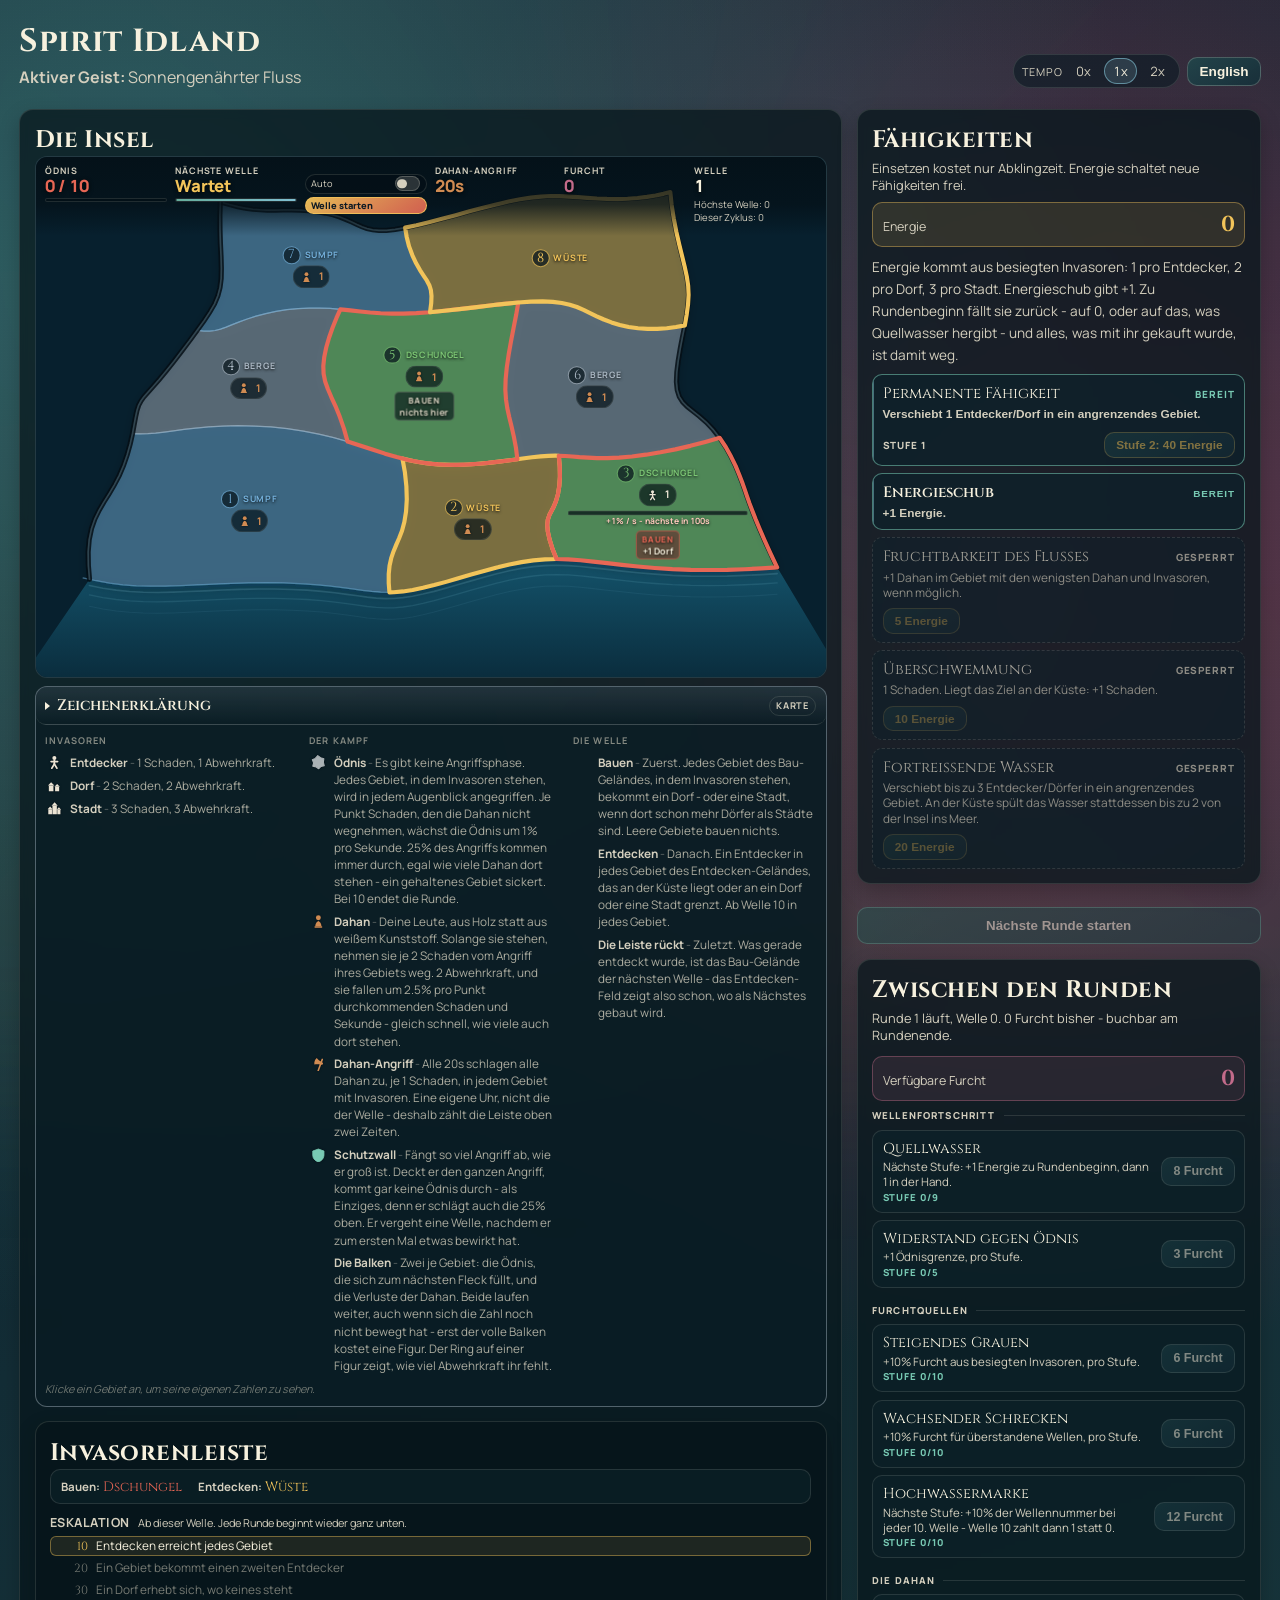
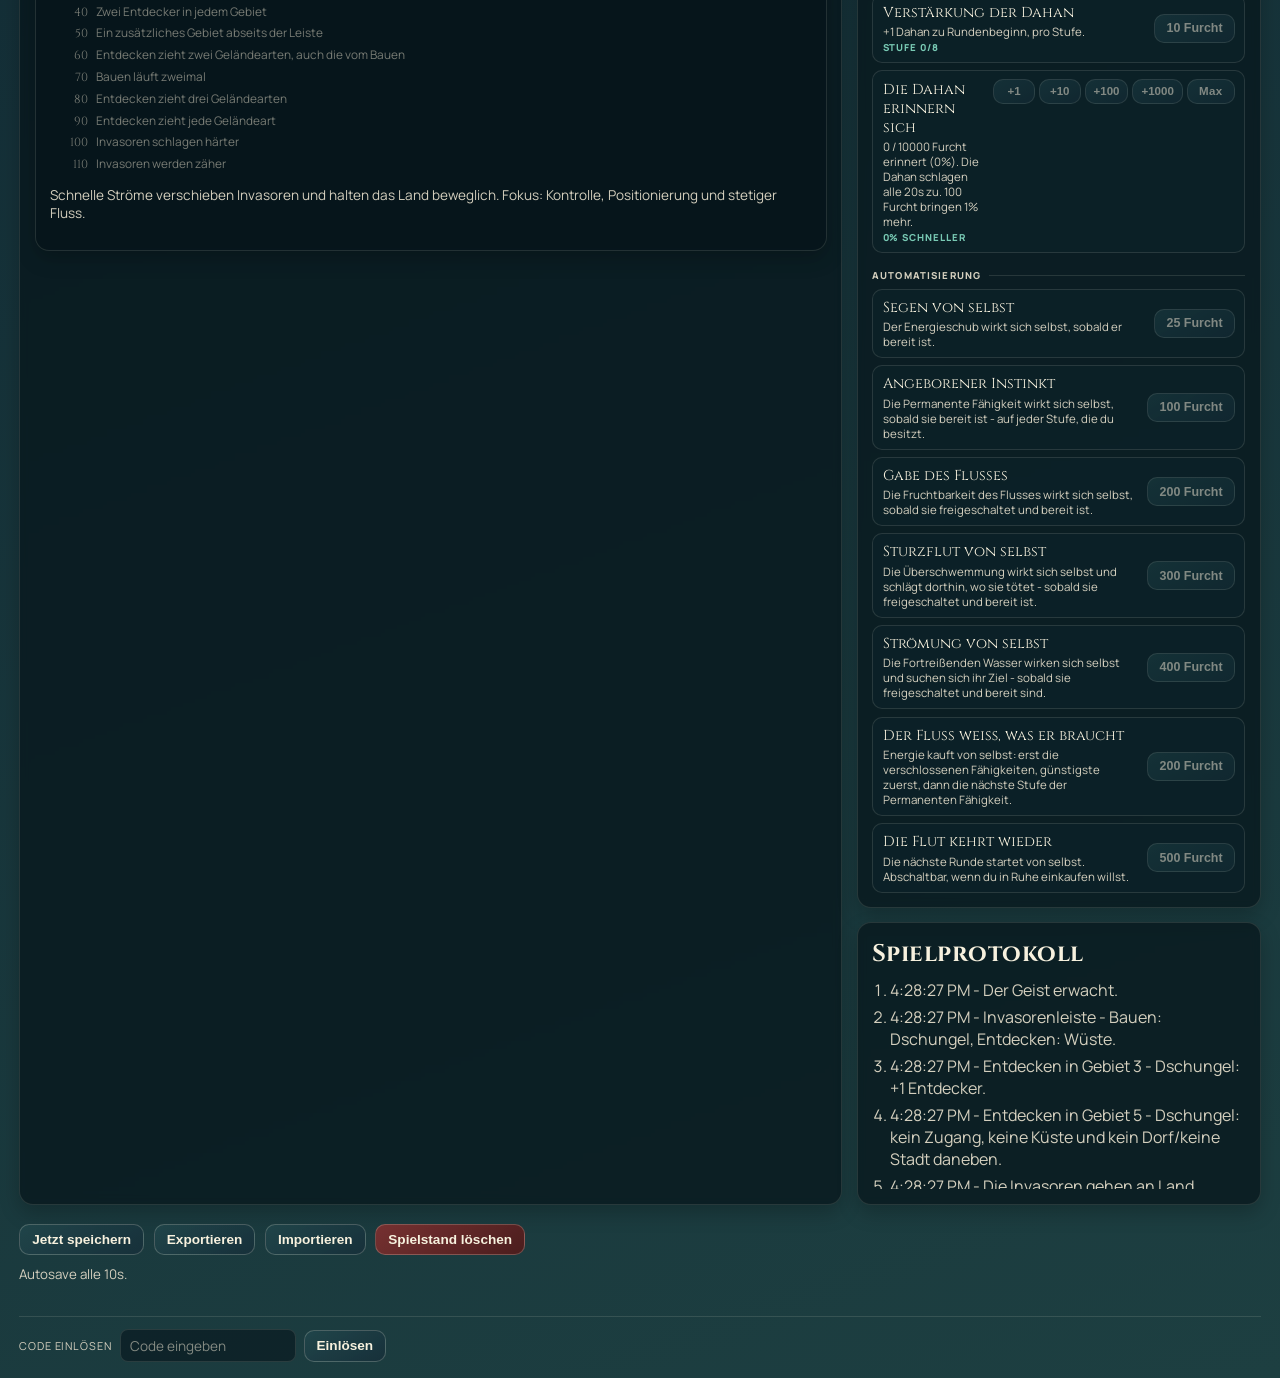
<file: index.html>
<!doctype html>
<html lang="de">
<head>
  <meta charset="utf-8">
  <meta name="viewport" content="width=device-width, initial-scale=1">
  <title>Spirit Idland</title>
  <link rel="preconnect" href="https://fonts.googleapis.com">
  <link rel="preconnect" href="https://fonts.gstatic.com" crossorigin>
  <link href="https://fonts.googleapis.com/css2?family=Cinzel:wght@500;700&family=Manrope:wght@400;600;800&display=swap" rel="stylesheet">
  <link rel="stylesheet" href="app.css">
</head>
<body>
  <!--
    Token glyphs, following the printed game's iconography: an Explorer is a stick figure,
    a Town is two buildings, a City is three. Dahan get a turned-wood pawn, because the
    real Dahan are wooden pieces set against the Invaders' white plastic - natural against
    foreign. Every shape paints with currentColor, so one CSS rule per token type sets it.
  -->
  <svg class="token-sprite" aria-hidden="true" focusable="false">
    <defs>
      <symbol id="si-explorer" viewBox="0 0 16 16">
        <circle cx="8" cy="3.2" r="2.2" fill="currentColor"/>
        <g stroke="currentColor" stroke-width="1.8" stroke-linecap="round" fill="none">
          <path d="M8 5.6V9.8"/>
          <path d="M4.4 7.2H11.6"/>
          <path d="M8 9.8L5.2 14.4"/>
          <path d="M8 9.8l2.8 4.6"/>
        </g>
      </symbol>
      <symbol id="si-town" viewBox="0 0 16 16">
        <g fill="currentColor">
          <path d="M1 8.2L4.5 4.6L8 8.2Z"/>
          <rect x="2" y="8.2" width="5" height="6.2"/>
          <path d="M8 9.6L11 6.6L14 9.6Z"/>
          <rect x="8.8" y="9.6" width="4.4" height="4.8"/>
        </g>
      </symbol>
      <symbol id="si-city" viewBox="0 0 16 16">
        <g fill="currentColor">
          <path d="M0.6 9L3.4 6L6.2 9Z"/>
          <rect x="1.4" y="9" width="4" height="5.4"/>
          <path d="M4.9 5.2L8.3 1.4L11.7 5.2Z"/>
          <rect x="5.9" y="5.2" width="4.8" height="9.2"/>
          <path d="M10.4 9.6L12.9 6.9L15.4 9.6Z"/>
          <rect x="11.2" y="9.6" width="3.4" height="4.8"/>
        </g>
      </symbol>
      <symbol id="si-dahan" viewBox="0 0 16 16">
        <g fill="currentColor">
          <circle cx="8" cy="4" r="2.7"/>
          <path d="M4.6 13.4C4.8 9.8 6.3 8.3 8 7.6c1.7 0.7 3.2 2.2 3.4 5.8Z"/>
          <rect x="3.7" y="13.2" width="8.6" height="1.8" rx="0.8"/>
        </g>
      </symbol>
      <!--
        The first glyph here that is not a unit: it marks the Dahan's strike bar on the chip
        rather than standing on the board itself. Head and haft, and nothing else - it is drawn
        smaller than the tokens, and a bit with an eye and a bevel is a smudge at that size.

        What it must not read as is a flag, and a straight wedge hung off an upright pole draws
        exactly one. Four things buy the difference, none of them costing detail the size cannot
        carry. The poll does the most work: a stub of head on the far side of the haft, which no
        pennant has and which is what makes the haft read as passing *through* something. Then
        the blade is bearded - horns top and bottom, a narrow neck at the haft - so its outline
        curves where cloth would be straight; the haft stands clear above the head and runs well
        below it, where a flag carries its cloth at the top of the pole; and the whole thing
        leans, which no flagpole does.
      -->
      <symbol id="si-axe" viewBox="0 0 16 16">
        <g fill="currentColor" transform="rotate(20 8 8)">
          <rect x="9.3" y="0.6" width="1.7" height="14.8" rx="0.85"/>
          <path d="M10 4.2C8 4 6 3.2 4 2C2.6 4.2 2.6 7.4 4 9.6C6 8.4 8 7.7 10 7.5Z"/>
          <path d="M10 4.2C11.7 4.4 12.6 5 12.6 5.85C12.6 6.7 11.7 7.3 10 7.5Z"/>
        </g>
      </symbol>
      <!--
        Blight, as the printed game draws it: a splotch, not a letter and not a bar. The board
        already carries a Blight *bar* per land - a rate climbing toward the next token - and a
        number in a pill said nothing about which of the two it was. The splat is the token
        itself, so the count beside it reads as "two of these are lying here".

        Twelve lobes at uneven angles and uneven radii, lightly rounded at the joins. Both kinds
        of jitter are load-bearing: on even spacing and matched arms the same shape reads as a
        sparkle at 11px, which is the one thing Blight must not look like.

        The notches are shallow - inner arms at about three quarters of the outer ones - and the
        joins are rounded. Both are what keep it a mass rather than a star: on deep notches and
        thin arms the same twelve points read as a snowflake, which at a glance is a sparkle with
        extra steps. A stain is mostly body with a ragged edge, and this is drawn to that.
      -->
      <symbol id="si-blight" viewBox="0 0 16 16">
        <path
          d="M7.36 0.73L4.61 3.67L1.46 5.23L2.83 8.54L1.95 12.08L5.72 13.12L8.24 15L10.89 12.45L14.38 11.54L13.4 7.81L13.95 4.13L10.46 2.97Z"
          fill="currentColor" stroke="currentColor" stroke-width="1.2" stroke-linejoin="round"/>
      </symbol>
      <!--
        The ward. A heater shield, because that is the shape every Defend icon in the printed
        game uses and the one silhouette that survives being 11px tall - no boss, no charge, no
        bevel, all of which are smudges at this size. Slight waist and a rounded point, so it
        cannot be mistaken for the plain triangle a "down" arrow would draw.
      -->
      <symbol id="si-shield" viewBox="0 0 16 16">
        <path
          d="M8 1.1L14.1 3.3V7.8C14.1 11.3 11.6 13.9 8 15.1C4.4 13.9 1.9 11.3 1.9 7.8V3.3Z"
          fill="currentColor" stroke="currentColor" stroke-width="0.9" stroke-linejoin="round"/>
      </symbol>
    </defs>
  </svg>

  <div class="sky-glow"></div>
  <div class="grain"></div>

  <header class="topbar">
    <div>
      <h1>Spirit Idland</h1>
      <p><strong id="activeSpiritLabel">Aktiver Geist:</strong> <span id="spiritName">-</span></p>
    </div>
    <div class="topbar-controls">
      <!-- The speed dial, beside the language toggle because it is the same kind of thing:
           a setting for how the game is read, not a move inside it. 1x is the game as it
           ships, at a twenty-second wave; 2x runs it twice as fast for a ten-second wave;
           0x stops the clock entirely. -->
      <div class="speed-group" id="speedGroup" role="group">
        <span class="speed-label" id="speedLabel">Tempo</span>
        <button type="button" class="speed-btn" data-game-speed="0">0x</button>
        <button type="button" class="speed-btn" data-game-speed="1">1x</button>
        <button type="button" class="speed-btn" data-game-speed="2">2x</button>
        <!-- The playtest speed. It is in the markup at all times and hidden until the code is
             redeemed, so the dial is one control the renderer only shows and hides buttons on
             rather than a list it rebuilds. Which buttons are shown comes from the engine's
             availableGameSpeeds, never from a second copy of the rule here. -->
        <button type="button" class="speed-btn playtest-tool" data-game-speed="8" hidden>8x</button>
      </div>
      <button id="languageToggleBtn" class="small-btn lang-btn">English</button>
    </div>
  </header>

  <main class="layout">
    <section class="panel board">
      <h2 id="mapTitle">Die Insel</h2>
      <div class="board-frame">
        <svg id="islandSvg" viewBox="0 0 760 500" role="group" aria-label="Inselkarte"></svg>
        <div id="landChips" class="board-overlay"></div>

        <!-- The card reveal. Laid over the island rather than shown in the rail, because the
             island is where the player is looking and the ability bar is not - a card that
             only ever slid into a panel off to the side was arriving unnoticed.

             It waits for nothing: no button, no timer to beat, no pointer events at all. The
             round runs on underneath it and the lands stay clickable through it, so
             02-core-loop's rule that nothing inside a round waits for input is untouched.
             It expires on its own fx clock (CARD_FX_MS) and the card it announced is still
             sitting lit in the bar afterwards. -->
        <div id="cardReveal" class="card-reveal" aria-hidden="true"></div>

        <!-- The round's vitals, laid over the map's top edge instead of in a panel above it.
             Every number here moves continuously and is read against the board itself - how
             fast a land is losing only means something next to how close Blight is to ending
             the round - so putting them on separate screens made the player scroll between
             two halves of one thought. The strip takes no pointer events, so the lands
             underneath it stay clickable. -->
        <div class="board-hud">
          <div class="board-hud-tile hud-blight">
            <h3 id="blightLabel">Ödnis</h3>
            <p id="blightValue" class="value">0 / 10</p>
            <div class="meter"><span id="blightFill" class="meter-fill"></span></div>
          </div>
          <div class="board-hud-tile hud-wave">
            <h3 id="waveLabel">Naechste Welle</h3>
            <p id="waveValue" class="value">20s</p>
            <div class="meter"><span id="waveFill" class="meter-fill"></span></div>
            <!-- The drip's countdown, on the tile that already counts the waves it is
                 measured in. The card arrives on a wave number, not on a clock, so it
                 belongs beside the wave and not beside the Energy it will never cost.
                 Hidden whenever there is nothing to count toward - no cards owned, none
                 left to draw, or no round running. -->
            <small id="cardCountdown" class="card-countdown" hidden></small>
          </div>
          <!-- The only part of the strip that takes a click, so it is also the only part
               that switches pointer events back on - everything around it stays inert and
               the lands underneath stay reachable. Both controls answer the same question
               the countdown does, which is why they sit directly beside it: whether the next
               wave arrives on its own, and when. -->
          <div class="board-hud-tile hud-wave-controls">
            <div class="wave-controls">
              <!-- The same switch the ability cards carry: what is being switched stands in
                   the text, whether it is on stands in the slider, and no word repeats it. -->
              <button type="button" id="autoWaveBtn" class="hud-btn auto-toggle" aria-pressed="false">
                <span id="autoWaveBtnText">Auto</span>
                <span class="auto-switch" aria-hidden="true"></span>
              </button>
              <button type="button" id="startNextWaveBtn" class="hud-btn is-call">Welle starten</button>
            </div>
          </div>
          <div class="board-hud-tile hud-dahan">
            <h3 id="dahanAttackLabel">Dahan-Angriff</h3>
            <p id="dahanAttackValue" class="value">-</p>
          </div>
          <div id="fearTile" class="board-hud-tile hud-fear">
            <h3 id="fearLabel">Furcht</h3>
            <!-- The banked purse, with what the round has added to it so far riding on the
                 same line. One is what can be spent and the other is what is coming, so they
                 read as one sentence rather than as two separate figures. -->
            <p class="value">
              <span id="fearValue">0</span><small id="fearRound" class="fear-round"></small>
            </p>
            <!-- The High-Water Mark payout, which is the one piece of Fear income that
                 arrives as an event rather than as a rate. It burns off on its own timer
                 (DEFEAT_FX_MS) and sits above the pending line so it cannot be mistaken for
                 the running total. -->
            <span id="fearMilestone" class="fear-milestone" aria-hidden="true"></span>
            <!-- How the round's total splits: what it earned on its own, and what the Fear
                 ladders added. Only drawn when a ladder is actually adding something - with
                 none owned it would just restate the line above it. -->
            <small id="fearPending"></small>
          </div>
          <div class="board-hud-tile hud-round">
            <h3 id="roundLabel">Welle</h3>
            <p id="roundValue" class="value">1</p>
            <!-- Two high scores, and the cycle one only appears once it can differ from the
                 all-time one. Before the first ascension they are always equal, and a second
                 identical number on the strip would be noise. -->
            <small><span id="bestWaveLabel">Hoechste Welle</span>: <span id="bestWaveValue">0</span></small>
            <small id="cycleBestWaveRow" hidden><span id="cycleBestWaveLabel">Dieser Zyklus</span>: <span id="cycleBestWaveValue">0</span></small>
          </div>
        </div>
      </div>
      <div id="landDetail" class="land-detail"></div>

      <!-- What the next wave brings, and who is bringing it. Under the map rather than in the
           rail: that leaves the rail's top slot for Abilities, so on a wide screen the cards a
           running round is actually spent on sit level with the board they act on, instead of
           queued behind the track. -->
      <section class="panel track">
        <h2 id="invaderTrackTitle">Invasorenleiste</h2>
        <div class="track-strip">
          <span class="track-slot-build"><strong id="buildLabel">Bauen:</strong> <span id="buildTerrain">-</span></span>
          <span class="track-slot-discover"><strong id="discoverLabel">Entdecken:</strong> <span id="discoverTerrain">-</span></span>
        </div>

        <!-- The difficulty ladder, which until now was written down only in the engine: what
             the island starts doing at which wave, and how far this round has climbed it. The
             rows are painted from difficultyLadder, so nothing here knows a wave number. -->
        <div class="ladder">
          <div class="ladder-head">
            <strong id="ladderTitle">Eskalation</strong>
            <small id="ladderHint"></small>
          </div>
          <ul id="ladderList" class="ladder-list"></ul>
        </div>

        <p id="spiritTraits" class="hint"></p>
      </section>
    </section>

    <!-- The rail sits beside the board rather than under it, so the shop can appear the
         instant a round ends without pushing the frozen board off screen. -->
    <div class="rail">
      <!-- Energy lives here rather than in the HUD: it is only ever read next to what it
           buys, and every one of those things is in this panel. -->
      <section class="panel abilities">
        <!-- The headline shares its line with the drip's destination. "Next card: wave 25"
             used to hang off the bottom of the card shop, which is a place the player is only
             ever in between rounds - by the time the wave it names arrives, the shop has been
             closed for a minute. Here it sits over the bar the card will actually appear in,
             which is the one thing on screen the player is watching while the waves run. -->
        <div class="panel-head">
          <h2 id="abilitiesTitle">Faehigkeiten</h2>
          <small id="abilitiesNextCard" class="next-card-hint" hidden></small>
        </div>
        <small id="abilitiesHint" class="action-info"></small>
        <div class="ability-purse">
          <span id="energyLabel">Energie</span>
          <!-- Where the round's Energy goes: into Focus, or up the Innate's tiers. In the middle
               of the purse, between the label and the total, because it divides that total -
               and it is drawn only once auto-buy is owned, its dial stands at the top rung, and
               the Innate still has a tier left to buy (see renderEnergySplit). -->
          <span id="energySplit" class="tier-split" role="group" hidden></span>
          <!-- Playtest only, and inside the purse rather than beside the panel: it is the
               number it changes that makes it legible, the same way the Fear button sits in
               the shop's purse. It sits left of that number so the total stays the last thing
               on the row, where the eye already looks for it. -->
          <button type="button" id="playtestEnergyBtn" class="purse-btn playtest-tool" hidden>+100 Energie</button>
          <!-- Beside the playtest grant rather than beside the panel, for the same reason that
               one is here: it is read next to the number it decides the spending of. It appears
               once auto-buy is owned - before that there is nothing for it to configure - and
               the sheet it opens is the sibling below. -->
          <button type="button" id="autoBuyBtn" class="purse-btn" aria-expanded="false" aria-pressed="false" aria-controls="autoBuySheet" hidden>Anpassen</button>
          <strong id="energyValue">0</strong>
        </div>

        <!-- The auto-buy sheet. It unfolds in place and pushes the ability bar down, which is
             why the round's start folds it away again (see startRound): reading it and playing
             are not things anyone does at once, so it never has to be open while waves run.
             Above the Energy hint so the panel reads purse, then what spends the purse, then
             where the purse comes from. -->
        <div id="autoBuySheet" class="autobuy" hidden></div>
        <!-- Where Energy comes from, under the number itself. It is the one currency the
             player earns by fighting rather than by surviving, and nothing else on the page
             says so - least of all the purse, which only ever shows a total. -->
        <small id="energyHint" class="hint"></small>
        <div id="abilityBar" class="ability-bar"></div>
      </section>

      <!-- Both controls answer "when does the next round begin". The toggle only appears
           once the automation is owned - before that there is nothing for it to switch.
           Above the shop rather than inside it, and a sibling of the panel rather than its
           first child: the upgrade catalogue is the tallest thing in the rail and only ever
           grows, so the control that leaves the shop must not sit behind everything the
           player has already decided not to buy. Nothing added to the panel can push it
           down again. No panel chrome of its own - both buttons carry their own border, and
           the rail's gap is the separation. -->
      <div class="round-controls">
        <button id="startNextRoundBtn" class="primary-btn">Naechste Runde starten</button>
        <button type="button" id="autoRoundBtn" class="hud-btn auto-toggle" aria-pressed="false" hidden>
          <span id="autoRoundBtnText">Auto-Runde</span>
          <span class="auto-switch" aria-hidden="true"></span>
        </button>
      </div>

      <section class="panel shop" id="shopPanel" hidden>
        <h2 id="shopTitle">Zwischen den Runden</h2>
        <p id="shopSummary" class="action-info"></p>
        <div class="shop-purse">
          <span id="shopFearLabel">Verfuegbare Furcht</span>
          <!-- Playtest only, and inside the purse rather than in the Fear tile on the map: the
               grant lands in the banked pool, and the banked pool is the number this purse
               shows. The board's tile counts what the round has earned, which the button never
               touches, so a grant pressed there read as doing nothing. -->
          <button type="button" id="playtestFearBtn" class="purse-btn playtest-tool" hidden>+100 Furcht</button>
          <strong id="shopFearValue">0</strong>
        </div>
        <div id="upgradeList" class="upgrade-list"></div>
      </section>

      <!-- Below the shop, not above it: the shop is what the player does every round and this
           is what they do once per cycle, so the rarer control goes further down. Absent
           rather than dimmed until a Reclaim would pay its five Presence - every other locked
           thing on the page is something that can be worked toward buying, and this one is not
           for sale at any price, so a panel sitting there dead through a whole first cycle
           would teach the wrong lesson about what a lock means here. From the first Reclaim on
           it stays drawn even while the next payout is short, because it is where the Presence
           already earned is held. -->
      <section class="panel ascension" id="ascensionPanel" hidden>
        <h2 id="ascensionTitle">Aszension</h2>

        <div class="ascension-purse">
          <span id="ascensionPresenceLabel">Praesenz</span>
          <strong id="ascensionPresenceValue">0</strong>
        </div>
        <!-- Only drawn while it says something: at 0 Presence the bonus is 0% and the line
             would just be another zero to read. -->
        <small id="ascensionPresenceBonus" class="ascension-bonus"></small>

        <!-- The payout is the whole of the decision, so it is the panel's centre of gravity
             and is patched every frame rather than left to the panel's rebuild. -->
        <p class="ascension-payout">
          <span id="ascensionPayoutLabel">Zurueckziehen bringt</span>
          <strong id="ascensionPayoutValue">0</strong>
        </p>
        <!-- How far the next Presence still is. The payout is a root, so the figure above
             cannot say that on its own. -->
        <small id="ascensionNextPresence" class="ascension-next"></small>
        <small id="ascensionGenerated" class="hint"></small>

        <!-- What will be lost, stated before the button rather than after it. -->
        <small id="ascensionLoss" class="ascension-loss"></small>

        <button type="button" id="ascendBtn" class="primary-btn ascend-btn">Aufsteigen</button>
        <small id="ascensionHint" class="hint"></small>

        <div class="ascension-shop">
          <h3 id="ascensionShopLabel">Was Praesenz freischaltet</h3>
          <div id="presenceList" class="upgrade-list"></div>
        </div>
      </section>

      <section class="panel log">
        <h2 id="logTitle">Spielprotokoll</h2>
        <ol id="eventLog"></ol>
      </section>
    </div>
  </main>

  <footer>
    <div class="footer-controls">
      <button id="manualSaveBtn" class="small-btn">Jetzt speichern</button>
      <button id="exportSaveBtn" class="small-btn">Exportieren</button>
      <button id="importSaveBtn" class="small-btn">Importieren</button>
      <button id="wipeSaveBtn" class="small-btn danger-btn">Spielstand loeschen</button>
      <!-- The picker itself is never shown: the button above opens it, so it can be styled and
           translated like every other control instead of wearing the browser's own file input. -->
      <input id="importSaveInput" type="file" accept=".spiritsave,text/plain" hidden>
    </div>
    <small id="autosaveHint">Autosave alle 10s.</small>
    <!-- Beneath the row rather than beside it: the message is a sentence, and a sentence in the
         row would push the wipe button off the end of a narrow footer. -->
    <span id="saveStatus" class="save-status" role="status"></span>

    <!-- The redeem bar, at the very bottom of the page because nothing in the round is played
         through it. A form rather than a button beside an input, so Enter submits it - the code
         is typed, and a typist expects Enter to be the button.

         The switch-off lives here too: the tools were turned on from this bar, so this is where
         a player looks to turn them off again. It is the only control on the page that appears
         because of a redeemed code and removes it, so it stays beside the input that granted it
         rather than travelling to whichever panel it hides. -->
    <form class="redeem-bar" id="redeemForm">
      <label class="redeem-label" id="redeemLabel" for="redeemInput">Code einloesen</label>
      <input id="redeemInput" class="redeem-input" type="text" autocomplete="off" spellcheck="false" placeholder="Code eingeben">
      <button type="submit" id="redeemBtn" class="small-btn">Einloesen</button>
      <button type="button" id="playtestHideBtn" class="small-btn playtest-tool" hidden>Playtest-Werkzeuge ausblenden</button>
      <!-- The cycle's Fear ledger. Unlike the grants it changes no number, so it has no purse
           to live inside: it spans two of them - what the rounds banked and what the shop took
           - and belongs with the tools rather than in either. -->
      <span id="playtestFearTally" class="playtest-tally playtest-tool" hidden></span>
      <span id="redeemStatus" class="redeem-status" role="status"></span>
    </form>
  </footer>

  <!-- engine:start - load order matters; see engine/constants.js.
       This list and the one in tests.html must stay identical:
       tests/modules.test.js fails if they drift apart. -->
  <script src="engine/constants.js"></script>
  <script src="engine/content.js"></script>
  <script src="engine/board.js"></script>
  <script src="i18n.js"></script>
  <script src="engine/text.js"></script>
  <script src="engine/state.js"></script>
  <script src="engine/upgrades.js"></script>
  <script src="engine/abilities.js"></script>
  <script src="engine/cards.js"></script>
  <script src="engine/combat.js"></script>
  <script src="engine/round.js"></script>
  <script src="engine/save.js"></script>
  <script src="engine/exports.js"></script>
  <!-- engine:end -->
  <script src="ui.js"></script>
  <script>
    // Dev fixture, fetched only when it is asked for: `index.html?vis` paints a mid-round
    // board for layout work, `index.html?vis&ended` the between-round shop. The game itself
    // never loads a byte of it.
    //
    // It is a mode of this page rather than a page of its own because a second page meant a
    // second copy of the markup above, and that copy went stale the first time the layout
    // moved. ui.js reads the same flag and switches off the clock and every save.
    if (/[?&]vis(&|=|$)/.test(location.search)) {
      document.body.appendChild(Object.assign(document.createElement("script"), { src: "vis.js" }));
    }
  </script>
</body>
</html>
</file>
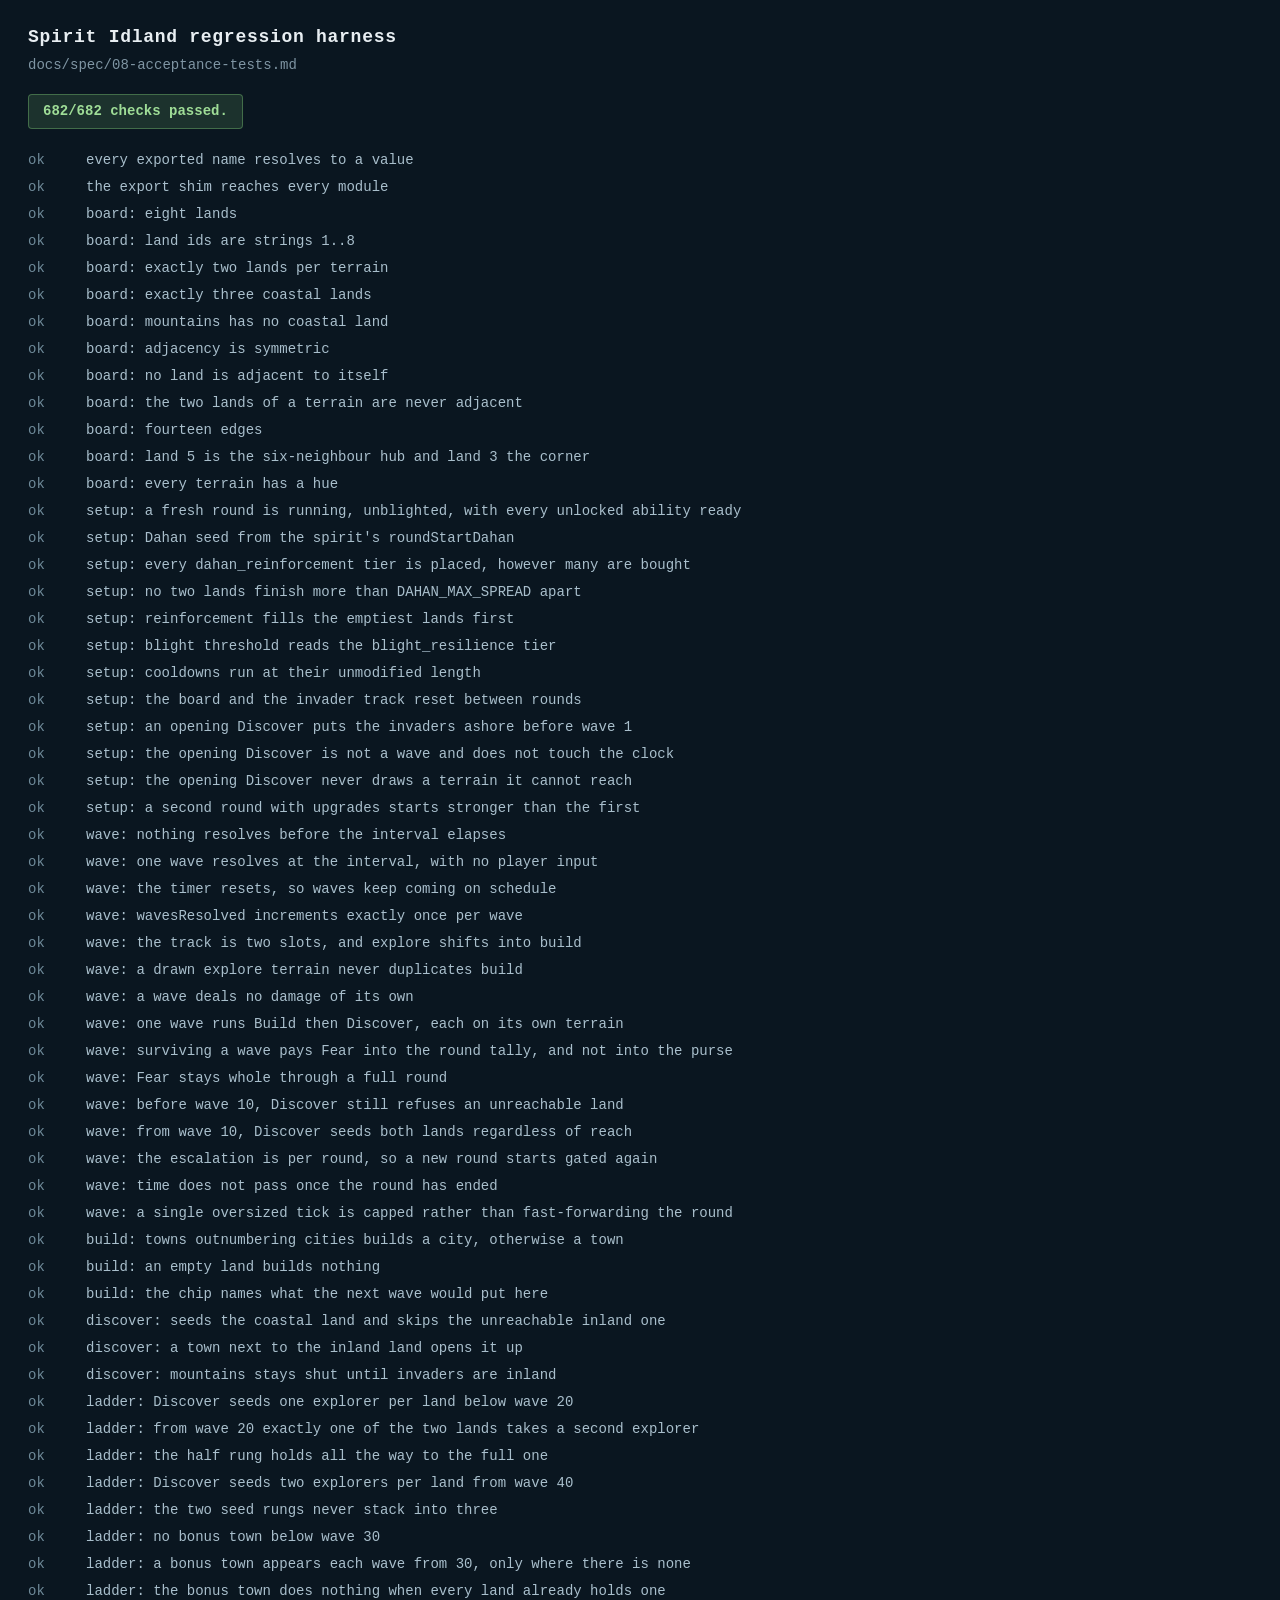
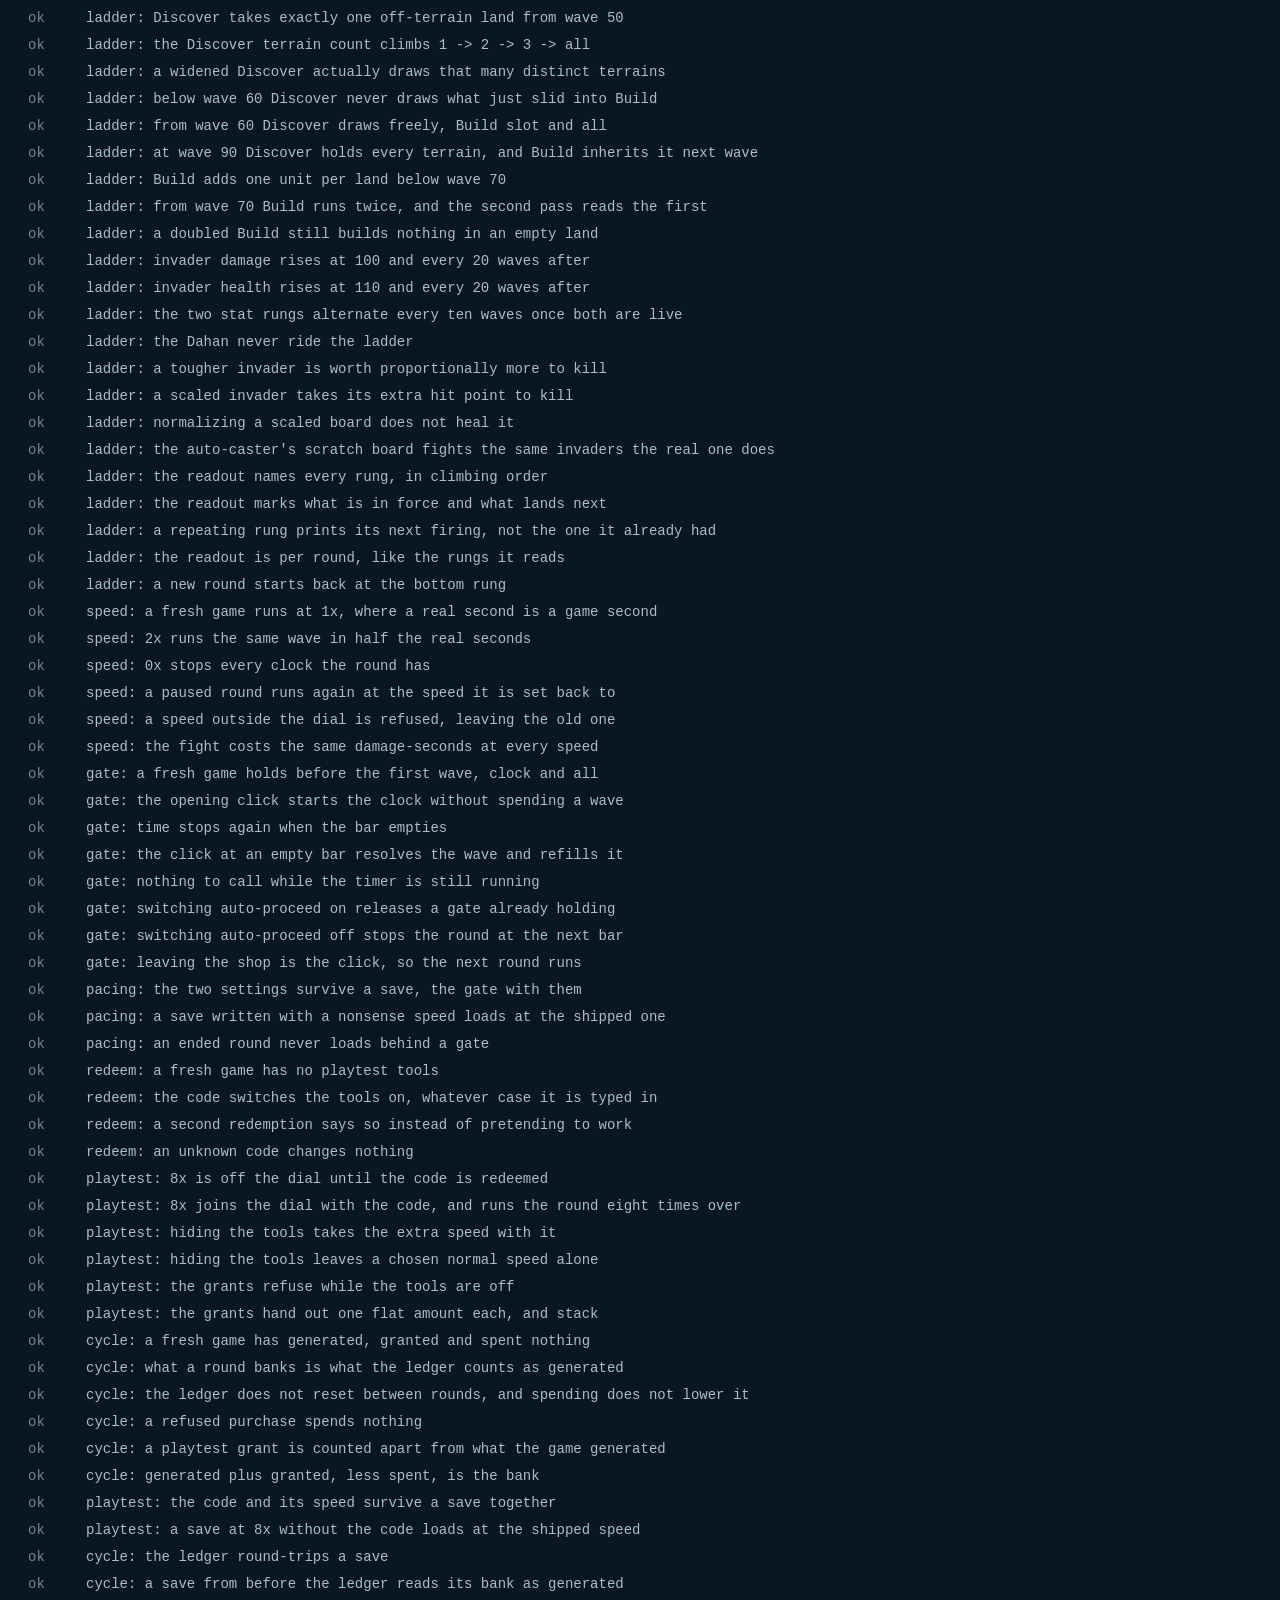
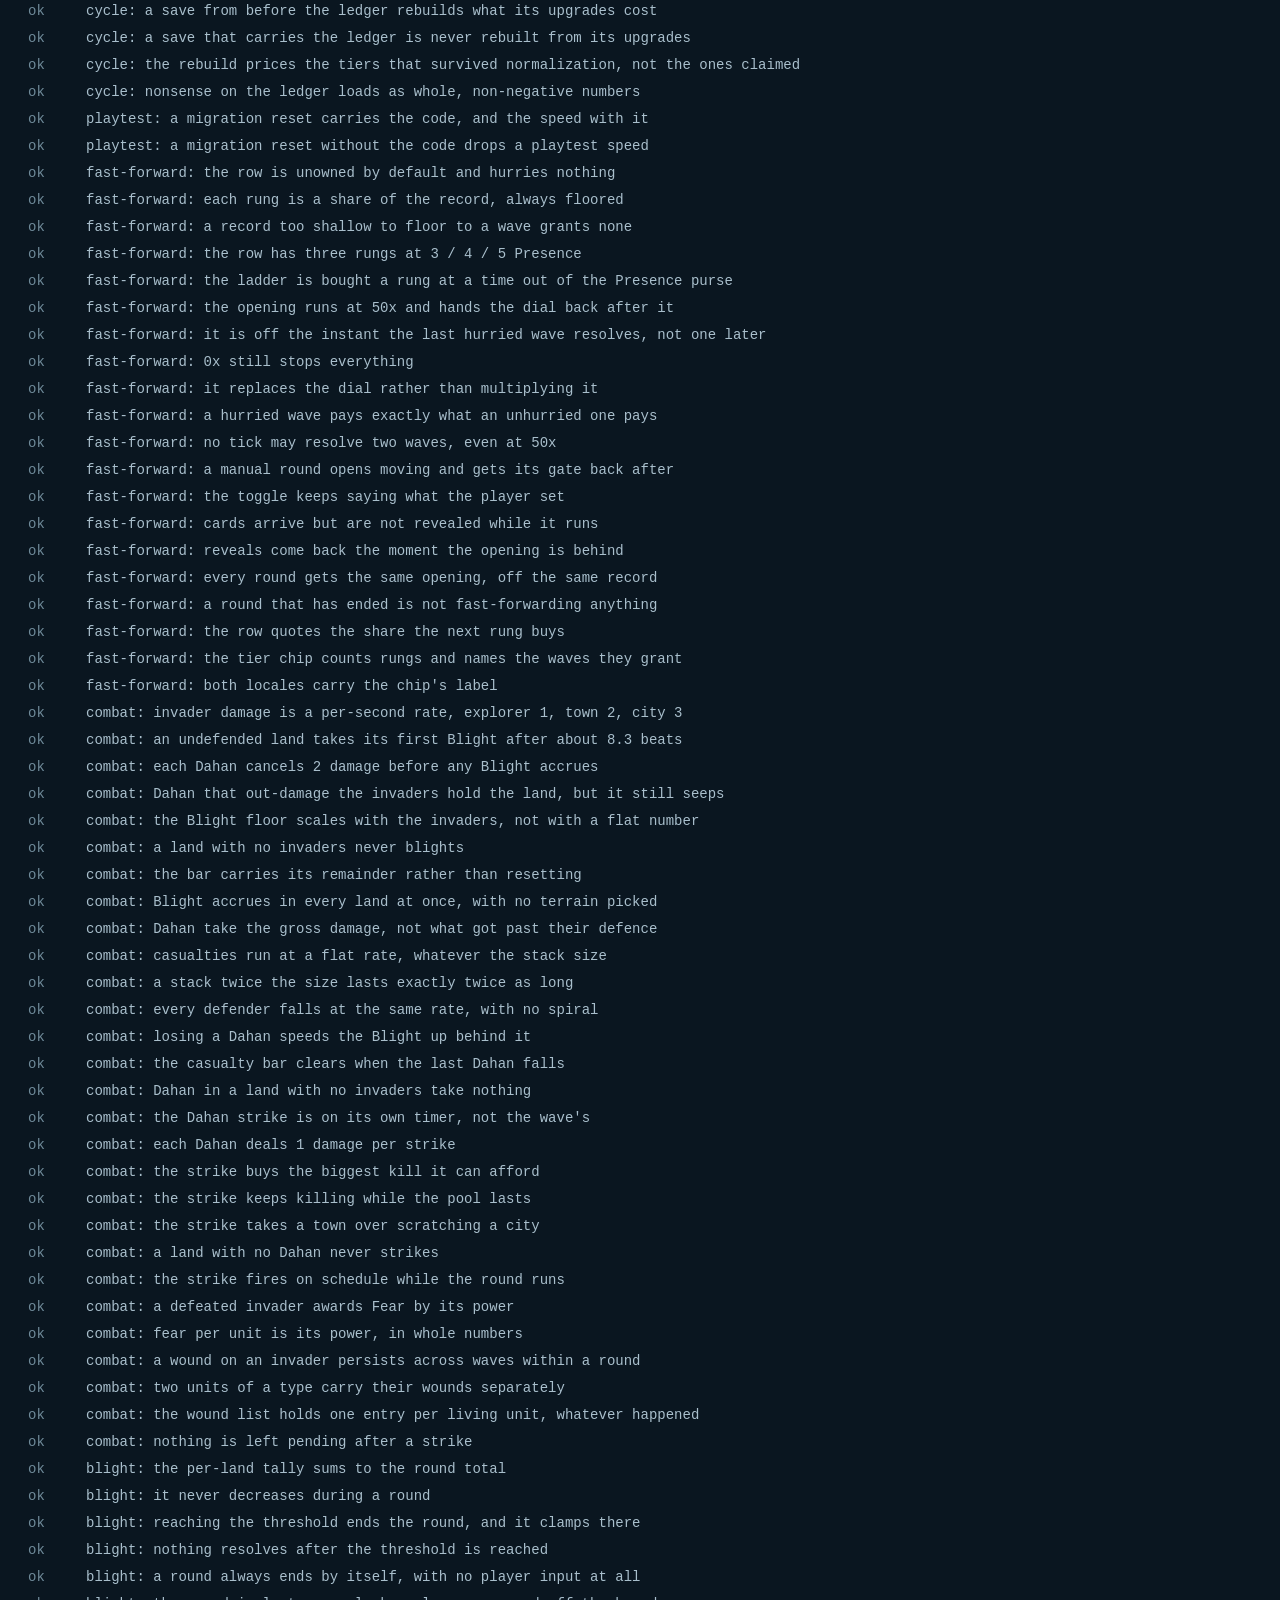
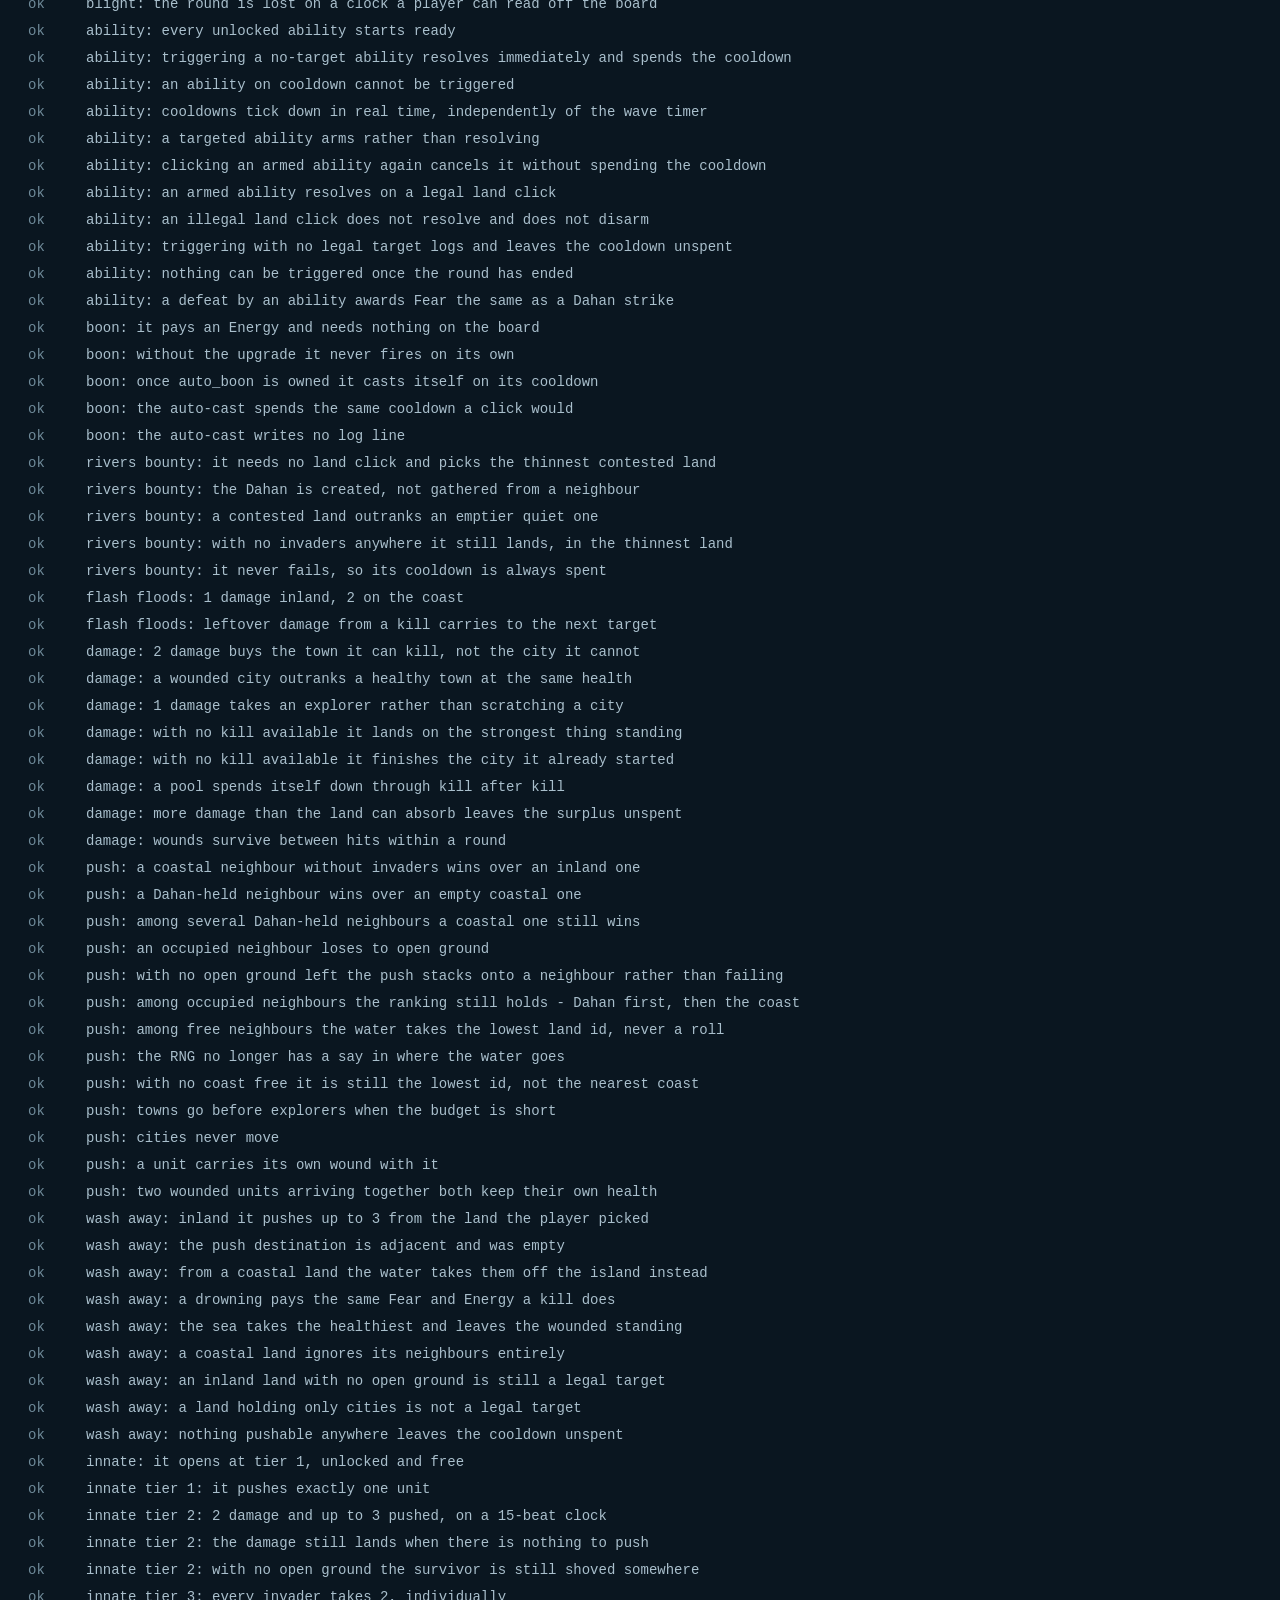
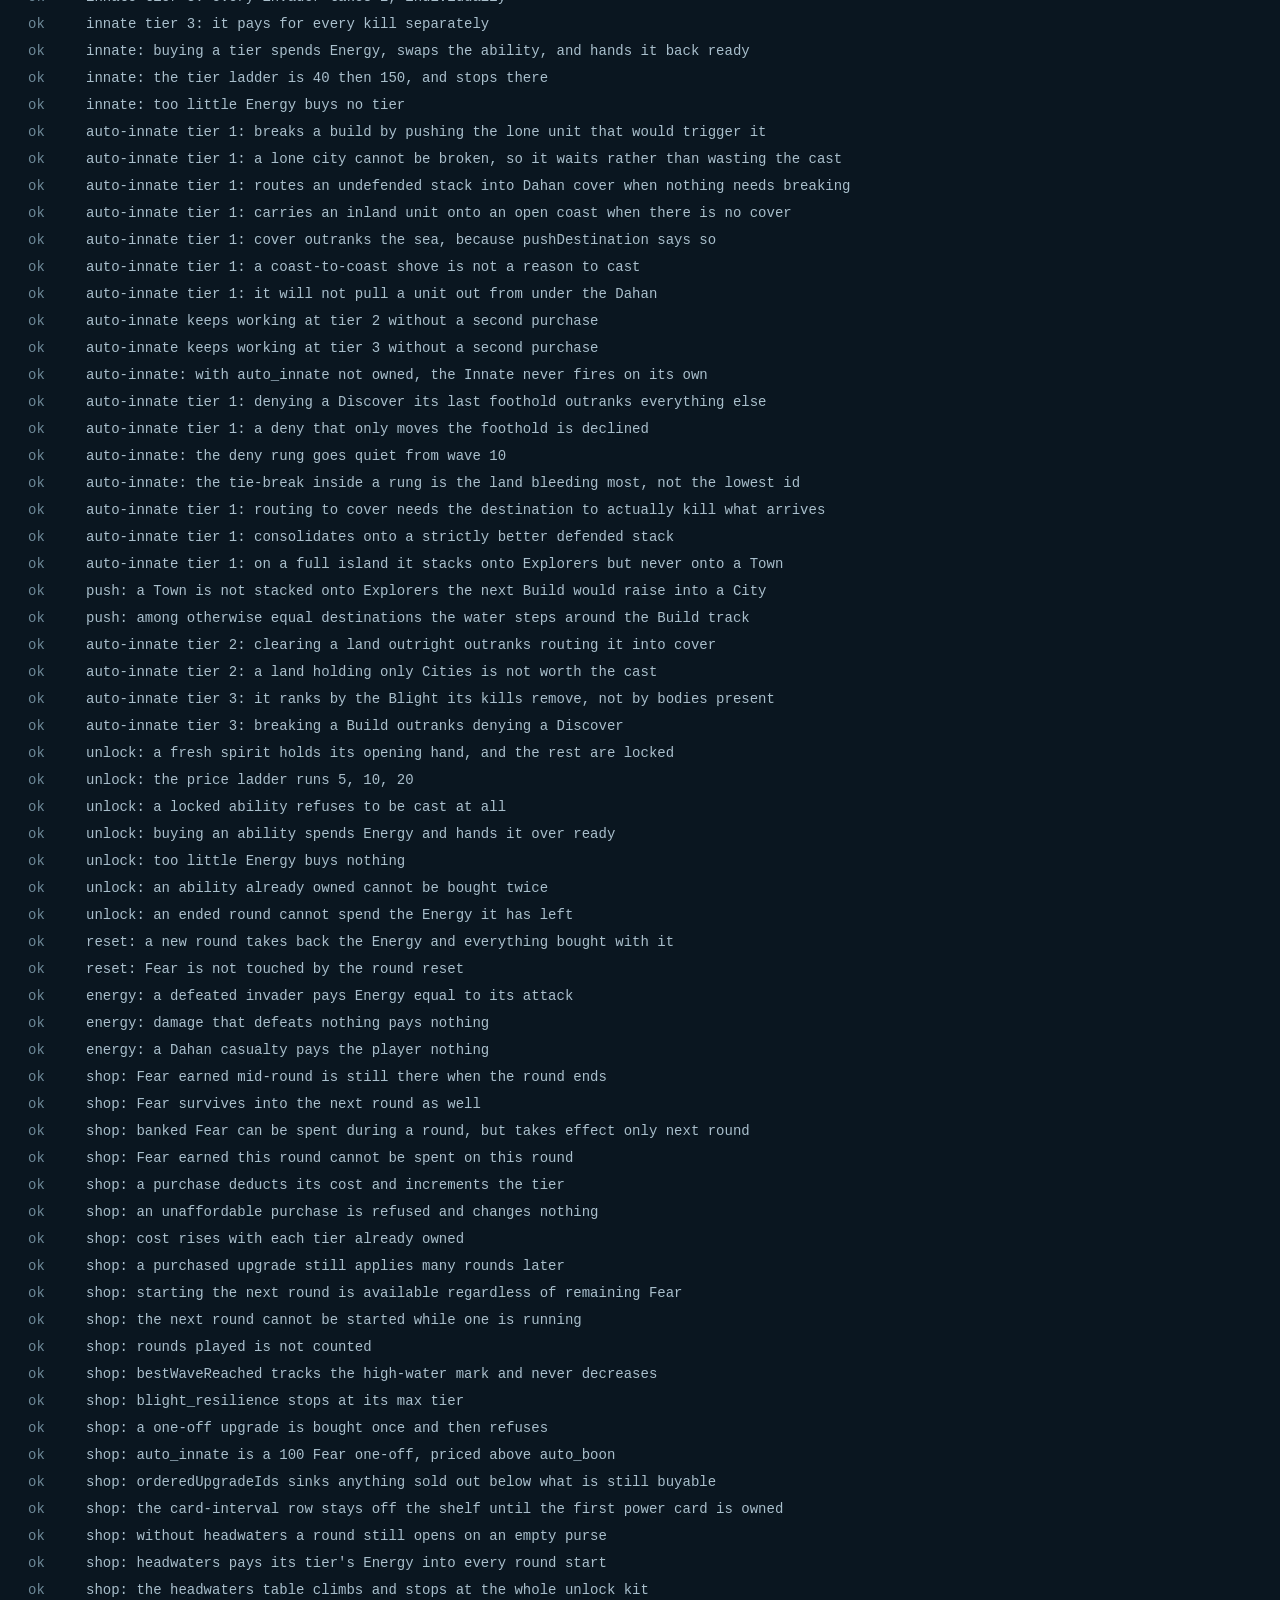
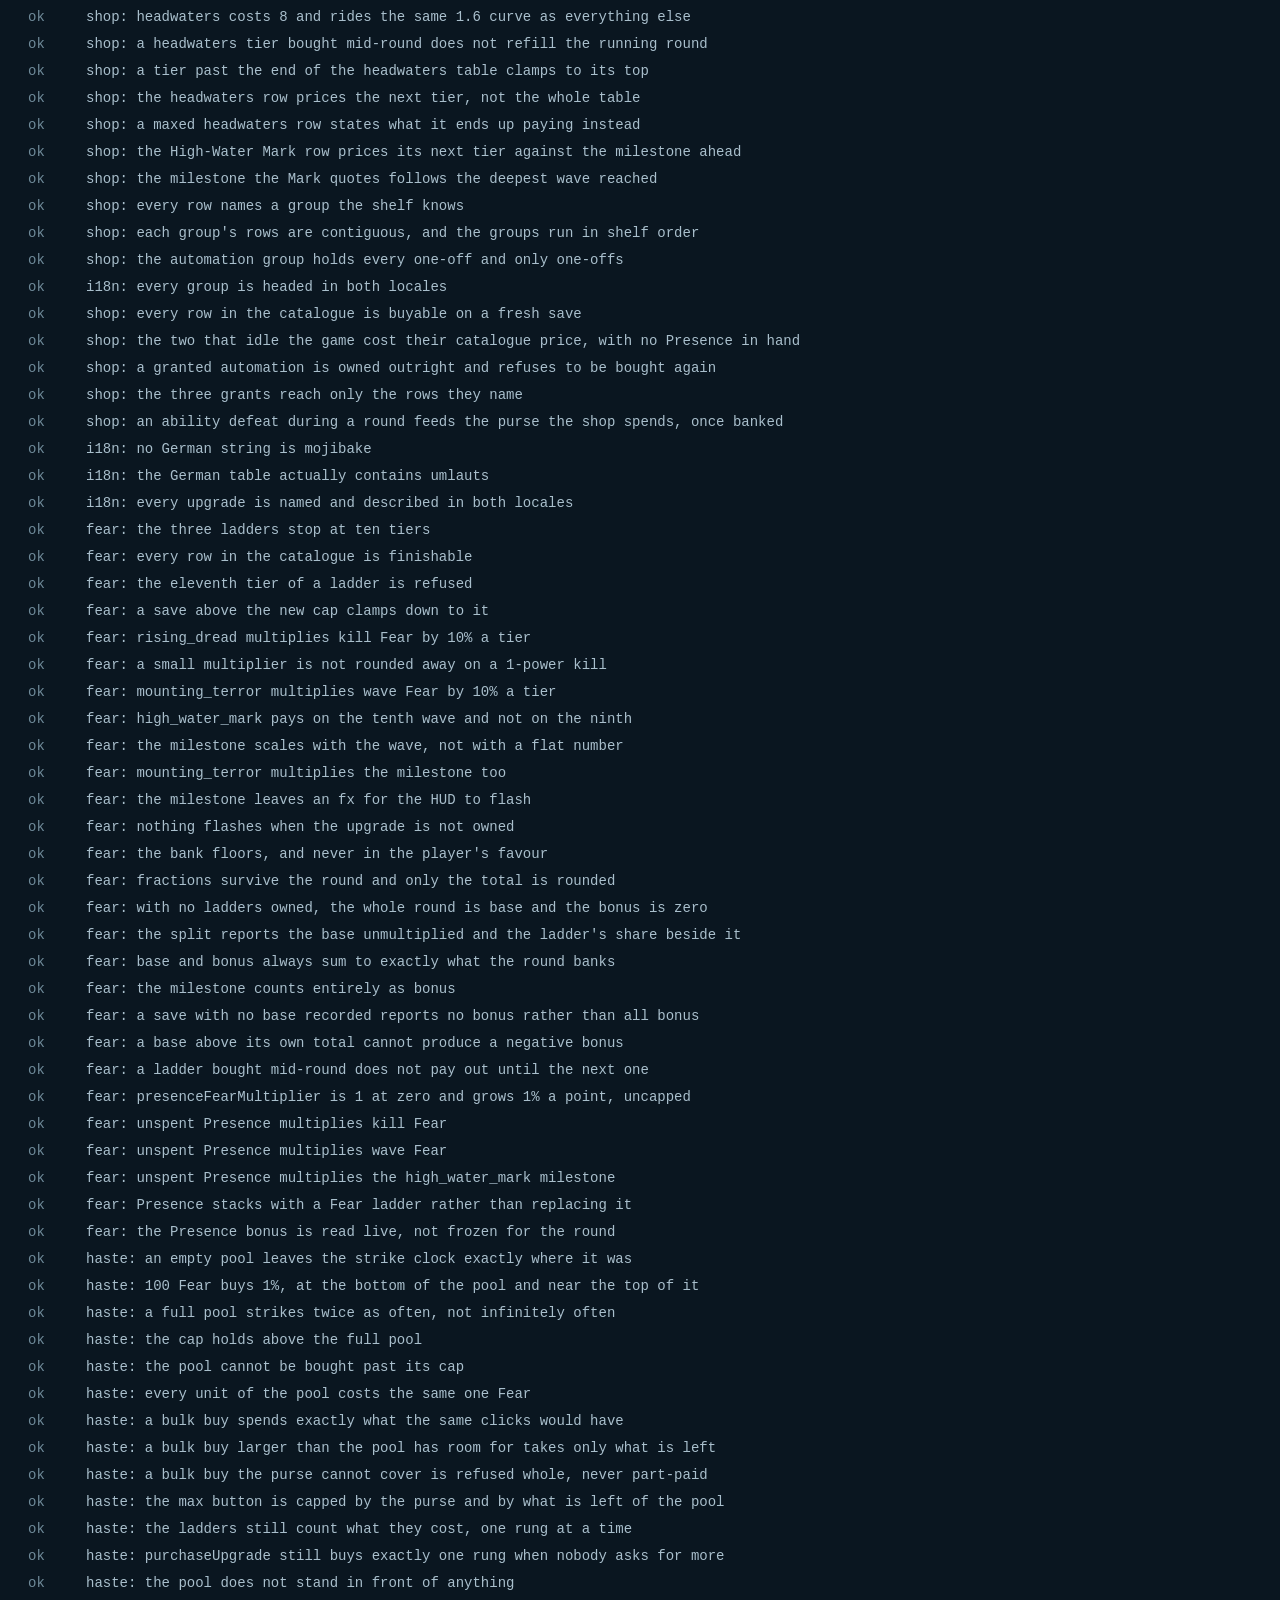
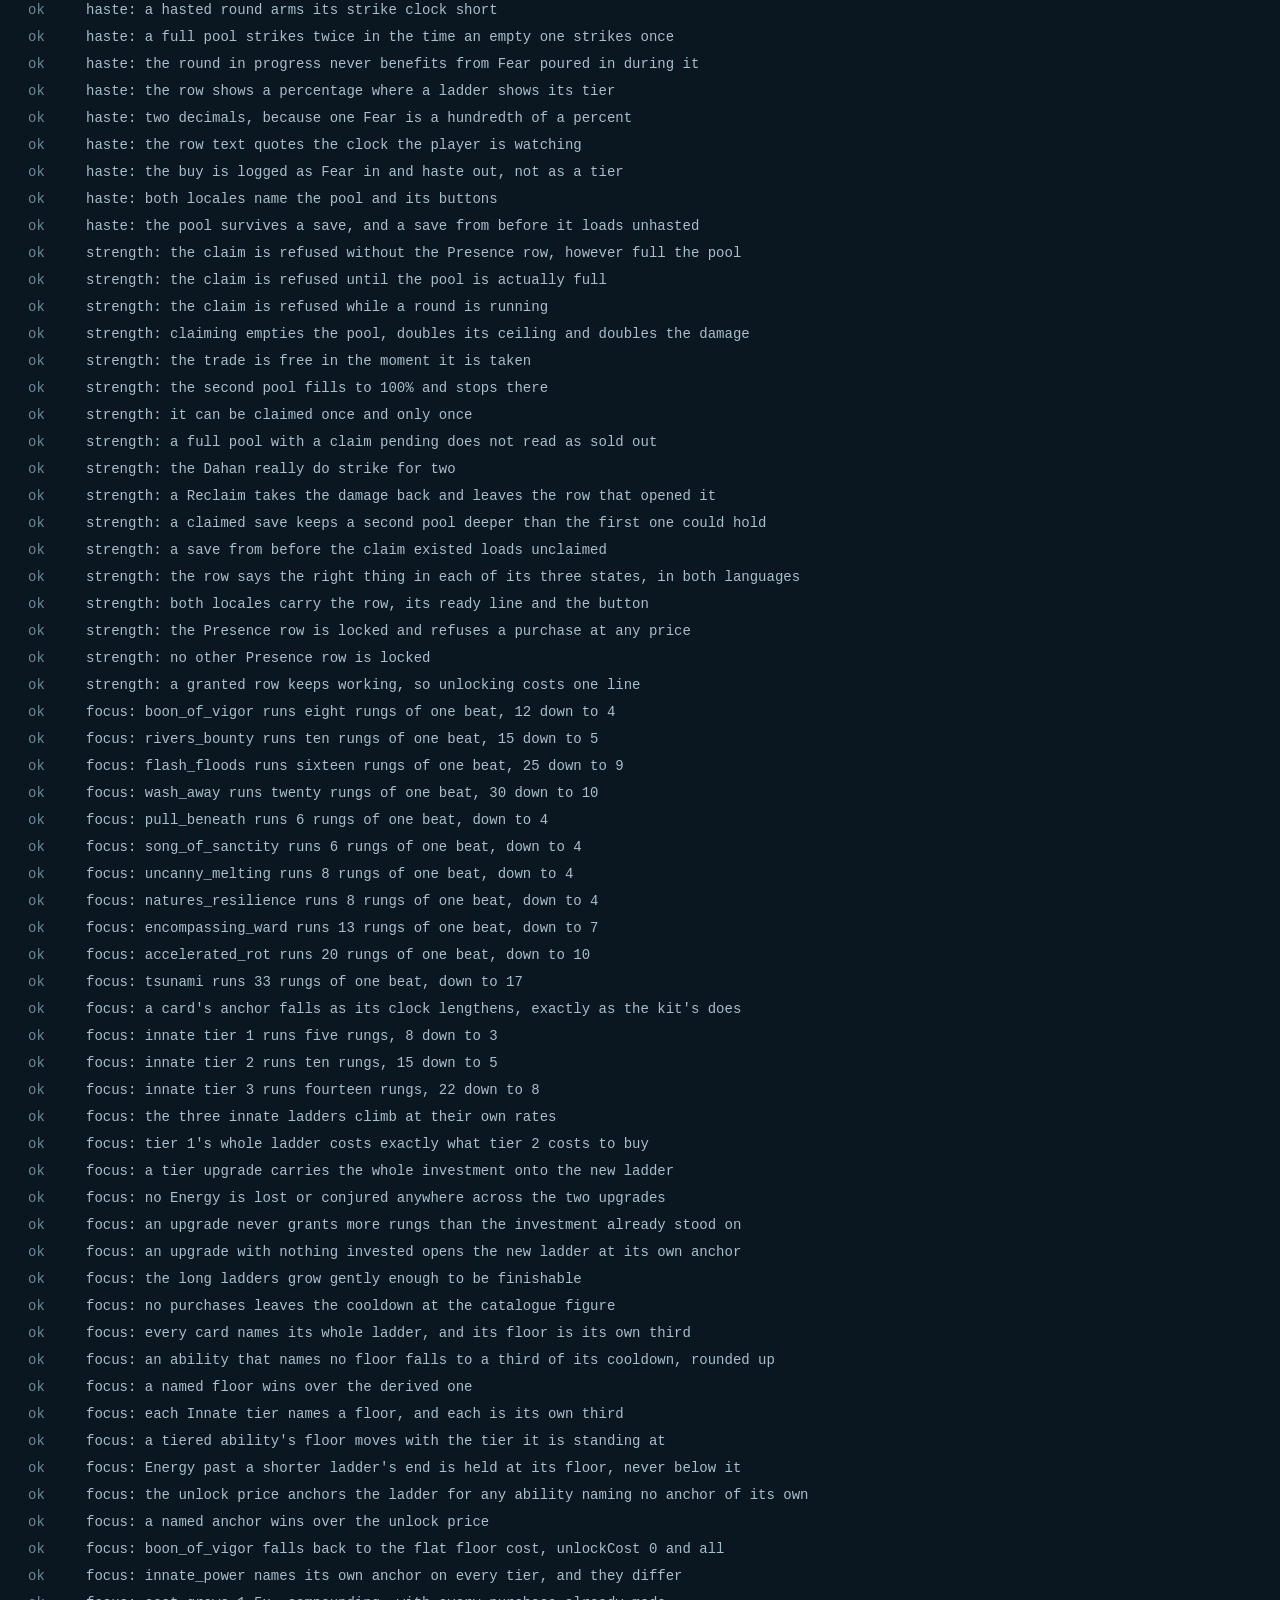
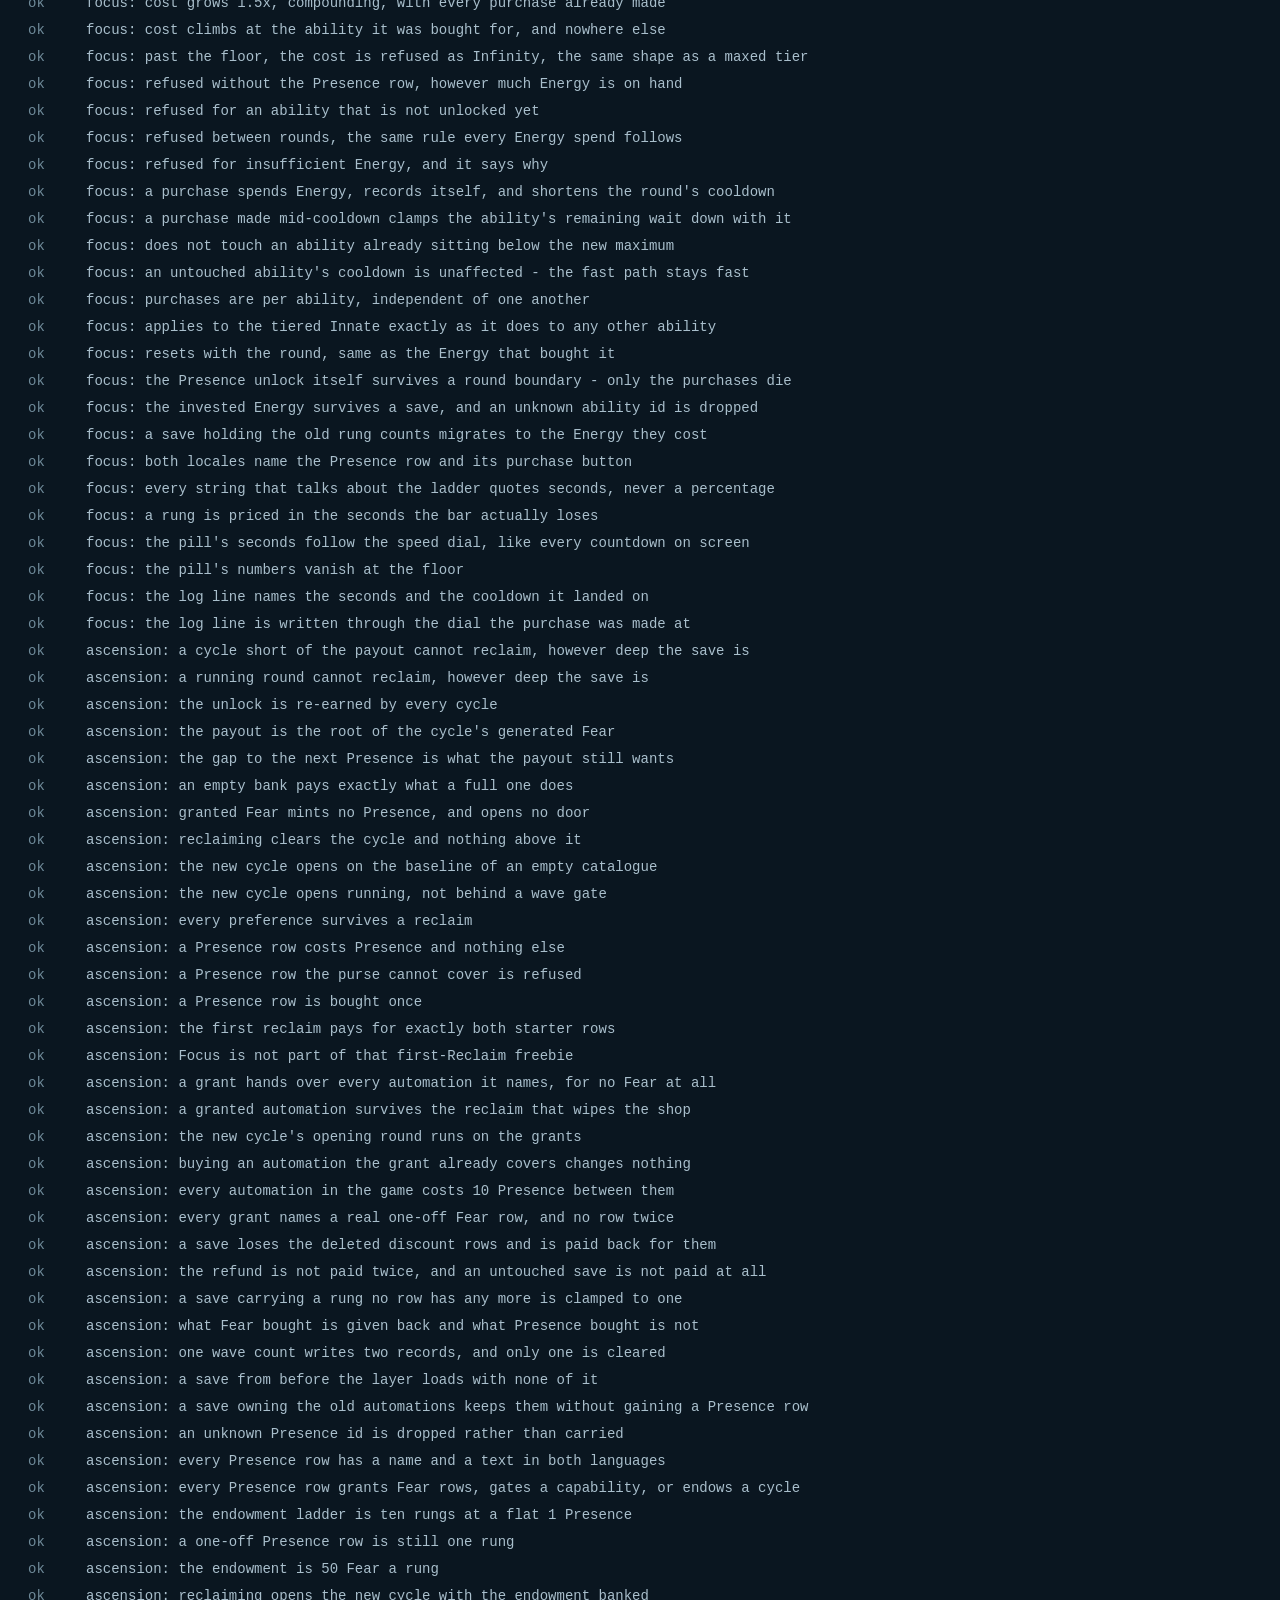
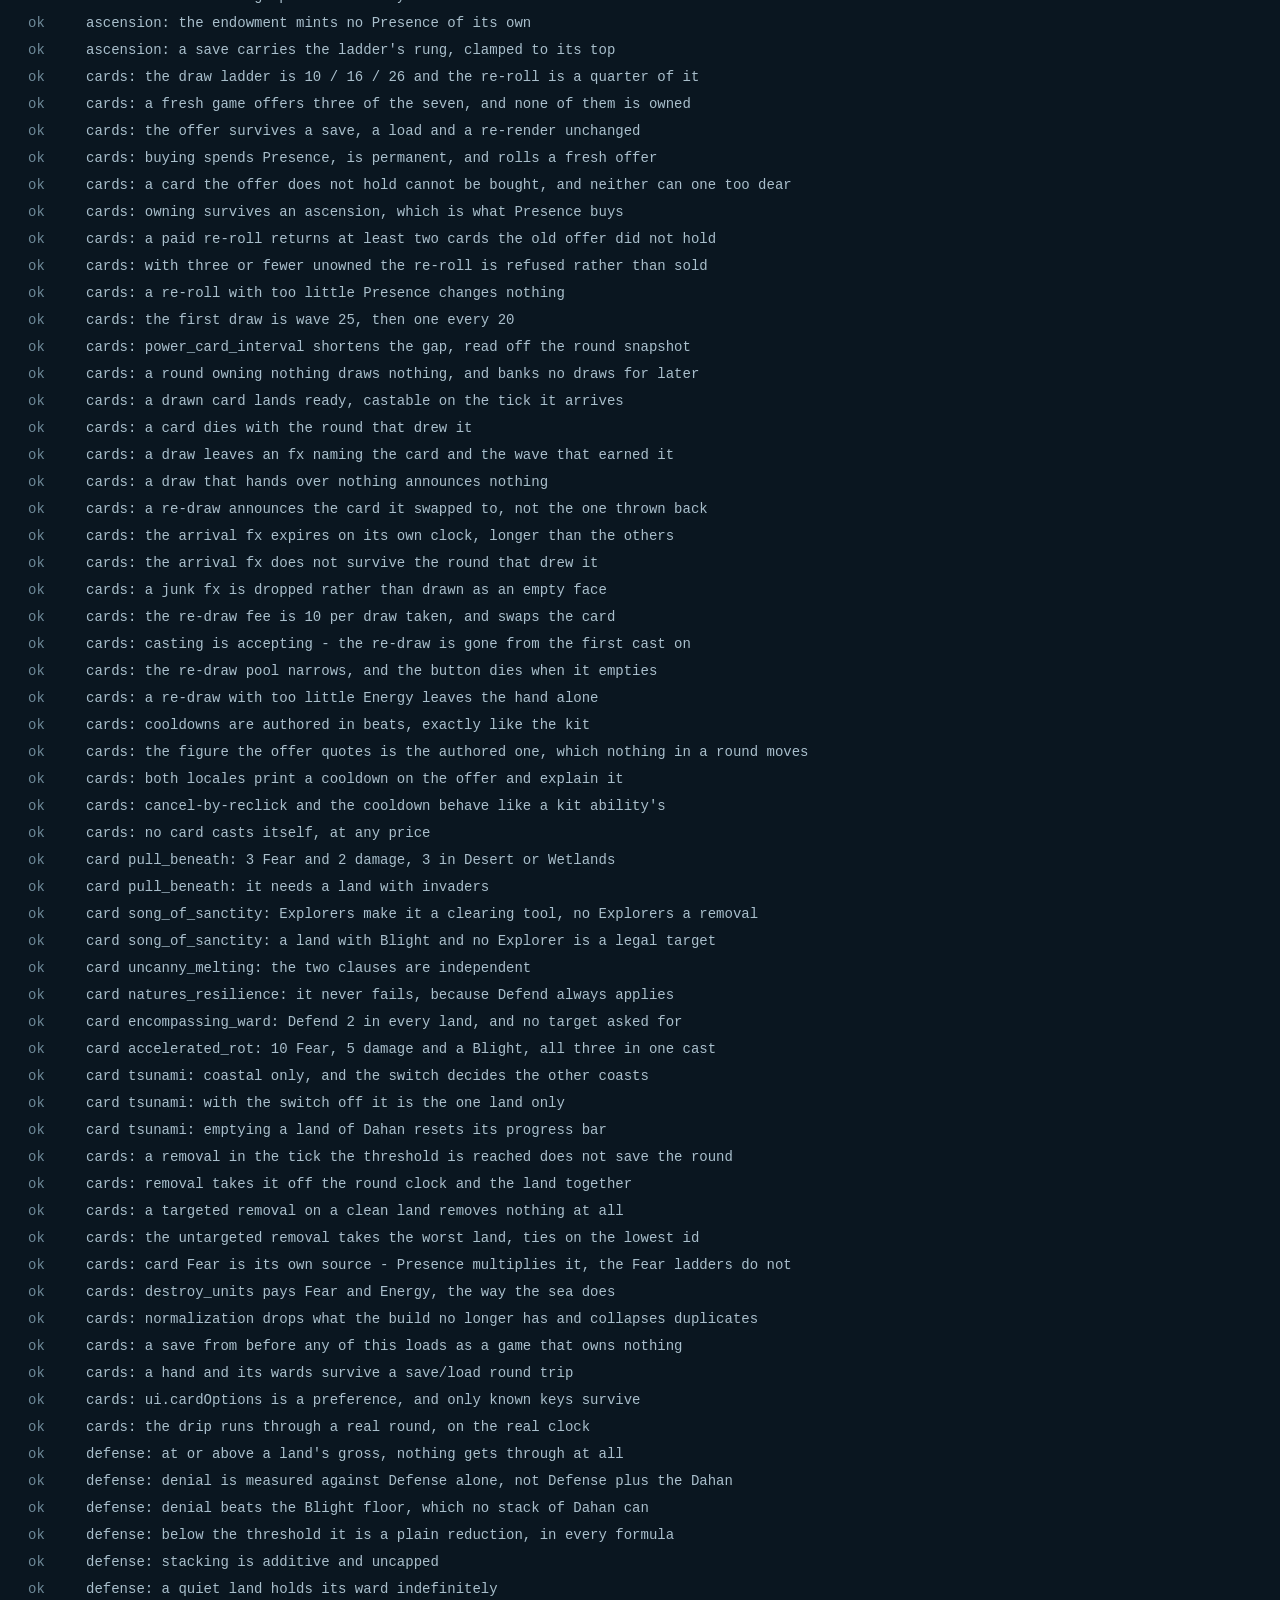
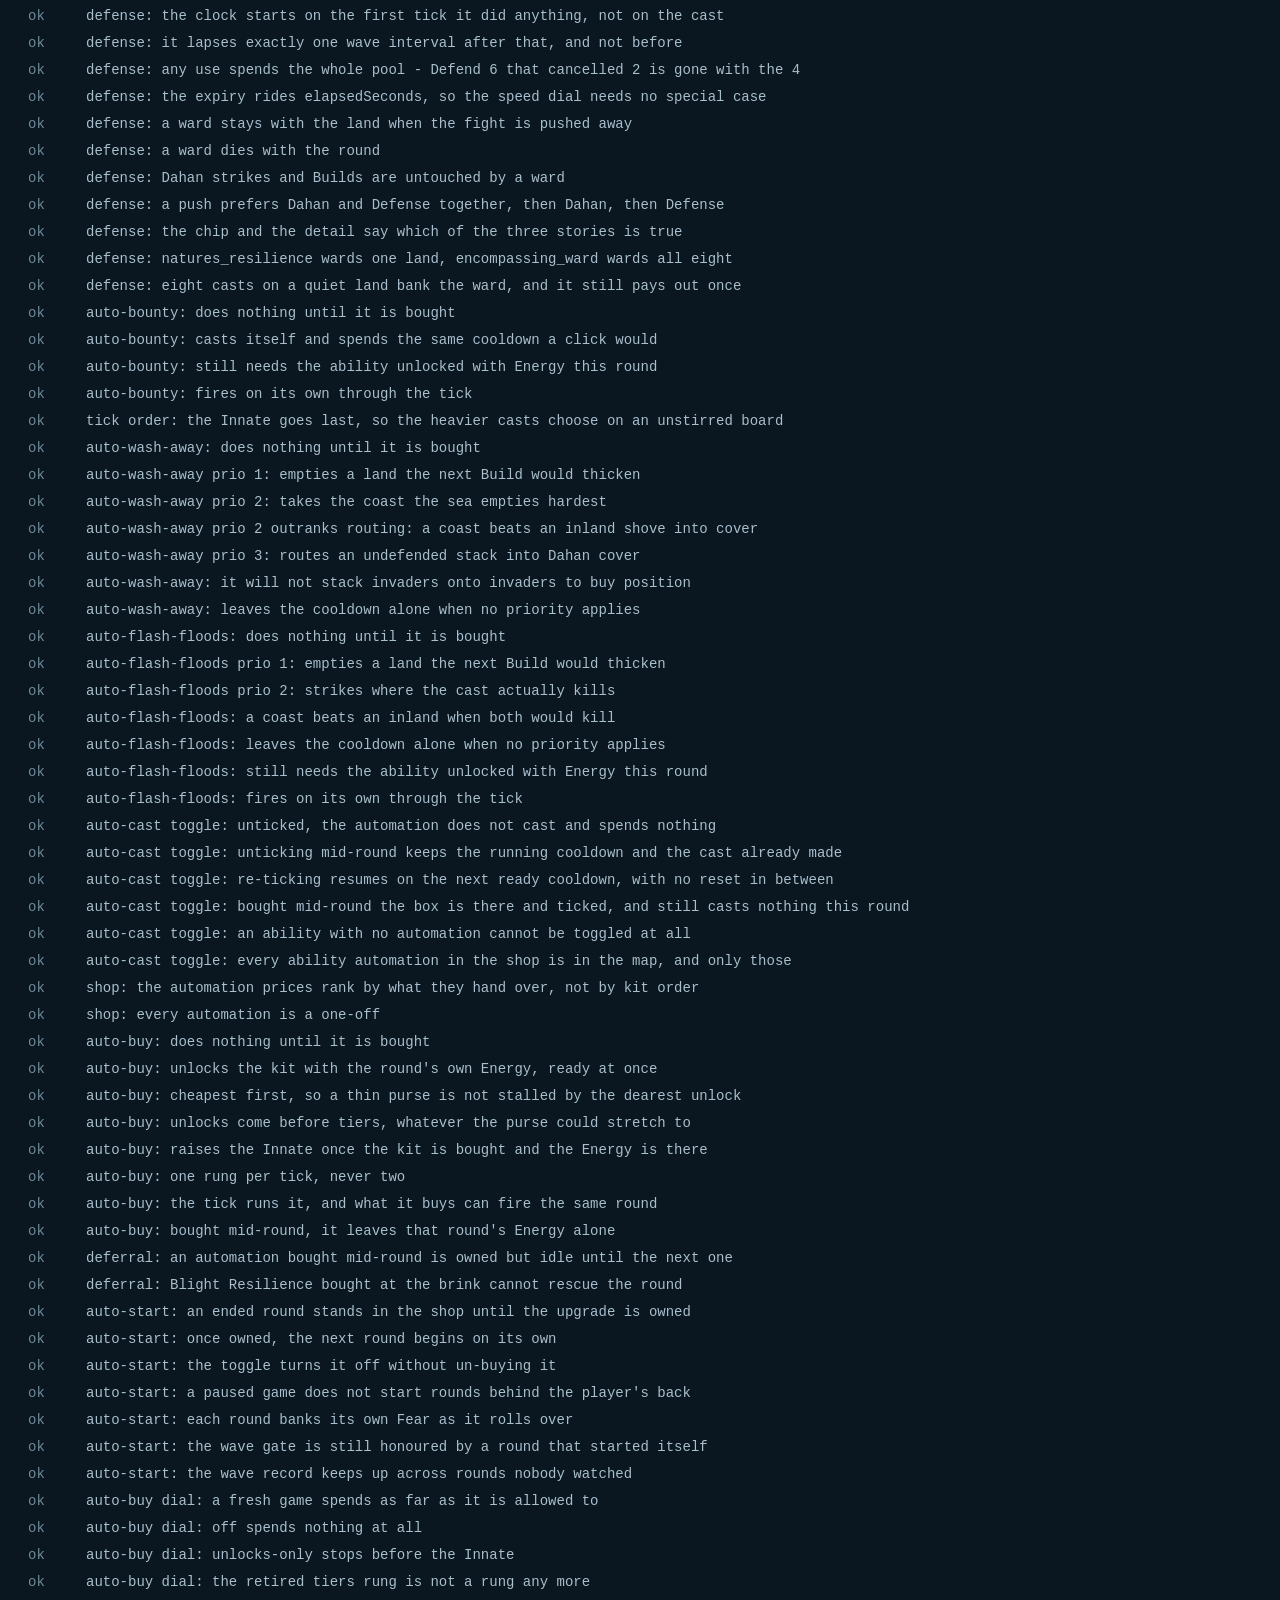
<file: tests.html>
<!doctype html>
<html lang="en">
<head>
  <meta charset="utf-8">
  <meta name="viewport" content="width=device-width, initial-scale=1">
  <title>Spirit Idland - regression harness</title>
  <!--
    Open this file directly, or run it headless:
      msedge --headless --disable-gpu --dump-dom tests.html
    Test files are listed below by hand. There is no build step in this project and the
    tests do not get one either.
  -->
  <style>
    :root { color-scheme: dark; }
    body {
      margin: 0; padding: 24px 28px 60px;
      background: #0a1620; color: #e8eef2;
      font: 14px/1.5 "Consolas", "SF Mono", ui-monospace, monospace;
    }
    h1 { font-size: 18px; letter-spacing: 0.04em; margin: 0 0 4px; }
    .hint { color: #7f95a3; margin: 0 0 18px; }
    #summary {
      display: inline-block; padding: 6px 14px; border-radius: 4px;
      font-weight: 700; margin-bottom: 18px;
      background: rgba(124, 198, 116, 0.16); color: #9fdd97;
      border: 1px solid rgba(124, 198, 116, 0.4);
    }
    #summary[data-status="fail"] {
      background: rgba(231, 103, 85, 0.16); color: #f0a294;
      border-color: rgba(231, 103, 85, 0.45);
    }
    ul { list-style: none; margin: 0; padding: 0; }
    li { display: grid; grid-template-columns: 48px minmax(0, 1fr); gap: 10px; padding: 3px 0; }
    li.fail { grid-template-columns: 48px minmax(0, 1fr); color: #f0a294; }
    .mark { color: #6f8a99; }
    li.fail .mark { color: #e76755; font-weight: 700; }
    .why { grid-column: 2; color: #f0a294; opacity: 0.85; padding-left: 12px; }
    .name { color: #cfe0ea; }
    li.pass .name { color: #a9bfcc; }
  </style>
</head>
<body>
  <h1>Spirit Idland regression harness</h1>
  <p class="hint">docs/spec/08-acceptance-tests.md</p>
  <div id="summary" data-status="pass">running...</div>
  <ul id="results"></ul>

  <!-- engine:start - load order matters; see engine/constants.js.
       This list and the one in tests.html must stay identical:
       tests/modules.test.js fails if they drift apart. -->
  <script src="engine/constants.js"></script>
  <script src="engine/content.js"></script>
  <script src="engine/board.js"></script>
  <script src="i18n.js"></script>
  <script src="engine/text.js"></script>
  <script src="engine/state.js"></script>
  <script src="engine/upgrades.js"></script>
  <script src="engine/abilities.js"></script>
  <script src="engine/cards.js"></script>
  <script src="engine/combat.js"></script>
  <script src="engine/round.js"></script>
  <script src="engine/save.js"></script>
  <script src="engine/exports.js"></script>
  <!-- engine:end -->
  <script src="tests/harness.js"></script>
  <script src="tests/modules.test.js"></script>
  <script src="tests/board.test.js"></script>
  <script src="tests/setup.test.js"></script>
  <script src="tests/wave.test.js"></script>
  <script src="tests/ladder.test.js"></script>
  <script src="tests/pacing.test.js"></script>
  <script src="tests/playtest.test.js"></script>
  <script src="tests/fastforward.test.js"></script>
  <script src="tests/combat.test.js"></script>
  <script src="tests/blight.test.js"></script>
  <script src="tests/ability.test.js"></script>
  <script src="tests/shop.test.js"></script>
  <script src="tests/fear.test.js"></script>
  <script src="tests/haste.test.js"></script>
  <script src="tests/focus.test.js"></script>
  <script src="tests/ascension.test.js"></script>
  <script src="tests/cards.test.js"></script>
  <script src="tests/defense.test.js"></script>
  <script src="tests/automation.test.js"></script>
  <script src="tests/autobuy.test.js"></script>
  <script src="tests/save.test.js"></script>
  <!-- The fixture is data, not a suite, and has to be loaded before the checks that read it. -->
  <script src="tests/fixtures/save-5.0.0-pre-autocast.js"></script>
  <script src="tests/compat.test.js"></script>
  <script src="tests/landstate.test.js"></script>
  <script src="tests/browser.js"></script>
</body>
</html>
</file>
<file: app.css>
:root {
  --bg-0: #0d1a25;
  --bg-1: #132d36;
  --bg-2: #1d3f41;
  --ink-0: #f7f1de;
  --ink-1: #d4cfbe;
  --accent-energy: #f2c45a;
  --accent-fear: #c26b8a;
  /* Presence, and deliberately nowhere near the Fear rose. The two currencies are not
     interchangeable, so their numbers must not be mistakable for each other at a glance. */
  --accent-presence: #a68fd8;
  --accent-pressure: #e76755;
  --accent-calm: #78c9b3;
  /* Token inks, taken from the physical components: the Invaders are white plastic, the
     Dahan are turned wood. Foreign against natural, which is the game's own contrast. */
  --invader-ink: #ece4d4;
  --dahan-ink: #d08b52;
  /* Fallback essence hue, used only if a panel has no terrain class. */
  --accent-essence-rgb: 185, 163, 227;
  --panel: rgba(8, 22, 28, 0.74);
  --panel-border: rgba(247, 241, 222, 0.12);
}

* {
  box-sizing: border-box;
}

body {
  margin: 0;
  min-height: 100vh;
  font-family: "Manrope", "Segoe UI", sans-serif;
  color: var(--ink-0);
  background: radial-gradient(circle at 10% 10%, #29595f 0%, transparent 35%),
    radial-gradient(circle at 80% 20%, #5d2f49 0%, transparent 30%),
    linear-gradient(160deg, var(--bg-0), var(--bg-1) 40%, var(--bg-2));
  position: relative;
  overflow-x: hidden;
}

.sky-glow {
  position: fixed;
  inset: -15vmax;
  background: conic-gradient(from 180deg, rgba(242, 196, 90, 0.08), rgba(120, 201, 179, 0.08), rgba(194, 107, 138, 0.1), rgba(242, 196, 90, 0.08));
  filter: blur(80px);
  animation: drift 14s ease-in-out infinite alternate;
  pointer-events: none;
}

.grain {
  position: fixed;
  inset: 0;
  background-image: radial-gradient(rgba(255, 255, 255, 0.04) 0.7px, transparent 0.7px);
  background-size: 3px 3px;
  opacity: 0.25;
  pointer-events: none;
}

@keyframes drift {
  from { transform: translate(-2%, -1%) scale(1); }
  to { transform: translate(2%, 1%) scale(1.06); }
}

.topbar {
  position: relative;
  z-index: 1;
  display: flex;
  align-items: end;
  justify-content: space-between;
  gap: 1rem;
  padding: 1.25rem 1.2rem 0.5rem;
}

h1, h2, h3 {
  font-family: "Cinzel", "Times New Roman", serif;
  margin: 0;
  letter-spacing: 0.02em;
}

h3 {
  margin-top: 0.45rem;
  font-size: 1rem;
}

.topbar p {
  margin: 0.2rem 0 0;
  color: var(--ink-1);
}

/* A row now that the speed dial shares it: the two controls are siblings in kind - both are
   settings for how the game is read - and reading them along one line is what says so. */
.topbar-controls {
  display: flex;
  flex-wrap: wrap;
  align-items: center;
  justify-content: flex-end;
  gap: 0.45rem;
}

.speed-group {
  display: flex;
  align-items: center;
  gap: 0.25rem;
  padding: 0.18rem 0.35rem 0.18rem 0.5rem;
  border: 1px solid var(--panel-border);
  border-radius: 999px;
  background: rgba(9, 26, 34, 0.6);
}

.speed-label {
  font-size: 0.68rem;
  letter-spacing: 0.08em;
  text-transform: uppercase;
  color: var(--ink-1);
}

/* Three settings of one dial, so they are drawn as one control: a segmented pill where the
   chosen speed is lit and the other two recede. A row of three equal buttons would read as
   three separate commands. */
.speed-btn {
  width: auto;
  margin: 0;
  padding: 0.2rem 0.5rem;
  border: 1px solid transparent;
  border-radius: 999px;
  background: transparent;
  color: var(--ink-1);
  font: inherit;
  font-size: 0.8rem;
  font-variant-numeric: tabular-nums;
  cursor: pointer;
}

.speed-btn:hover {
  color: var(--ink-0);
  border-color: rgba(247, 241, 222, 0.25);
}

.speed-btn.is-active {
  color: var(--ink-0);
  border-color: rgba(142, 211, 230, 0.55);
  background: rgba(142, 211, 230, 0.16);
}

/* A stopped clock is a state the whole board is in, not a preference like the others, so the
   button holding it there says so in the one colour the page uses for a warning. */
.speed-btn[data-game-speed="0"].is-active {
  border-color: rgba(242, 196, 90, 0.7);
  background: rgba(242, 196, 90, 0.18);
}

.layout {
  position: relative;
  z-index: 1;
  display: grid;
  grid-template-columns: repeat(12, minmax(0, 1fr));
  gap: 0.9rem;
  padding: 0.8rem 1.2rem 1.2rem;
}

.panel {
  background: var(--panel);
  border: 1px solid var(--panel-border);
  border-radius: 14px;
  padding: 0.9rem;
  backdrop-filter: blur(4px);
  box-shadow: 0 8px 20px rgba(0, 0, 0, 0.22);
}

/* A panel headline that shares its line with something. The something is right-aligned and
   baseline-locked to the heading, so the two read as one line rather than as a heading with a
   caption stuck to it, and it wraps under on a narrow rail instead of squeezing the title. */
.panel-head {
  display: flex;
  align-items: baseline;
  justify-content: space-between;
  flex-wrap: wrap;
  gap: 0.15rem 0.6rem;
}

/* Where the drip's next card lands, beside the Abilities headline - the bar it will appear in.
   Cinzel and letterspaced so it belongs to the heading, and clearly under its size so it can
   never be mistaken for a second title. Presence-violet, because Presence is what buys cards
   and the shop that spends it says the same number in the same colour. */
.next-card-hint {
  font-family: "Cinzel", "Times New Roman", serif;
  font-size: 0.78rem;
  font-weight: 500;
  letter-spacing: 0.03em;
  color: var(--accent-presence);
  white-space: nowrap;
}

/* The board leads the layout. The vitals used to span the full width above it, which is
   exactly what pushed the island below the fold - they live on the map now. */
.board { grid-column: span 8; }

.rail {
  grid-column: span 4;
  display: flex;
  flex-direction: column;
  gap: 0.9rem;
  align-content: start;
}

/* The vitals, laid over the map's top edge. A scrim rather than a solid bar, so the island
   reads as continuing underneath instead of being cropped by a header, and inert to the
   pointer so the lands beneath stay clickable. Lands 7 and 8 sit at 15% from the top, well
   clear of a strip this tall. */
.board-hud {
  position: absolute;
  top: 0;
  left: 0;
  right: 0;
  z-index: 2;
  display: grid;
  /* Six equal tiles. The wave controls are a tile of their own beside the countdown rather
     than a wider cell around it, so every part of the strip keeps the same width and the
     numbers stay on a regular grid however long their labels run. */
  grid-template-columns: repeat(6, minmax(0, 1fr));
  gap: 0.5rem;
  padding: 0.4rem 0.6rem 0.75rem;
  pointer-events: none;
  background: linear-gradient(
    180deg,
    rgba(4, 16, 23, 0.92) 0%,
    rgba(4, 16, 23, 0.74) 60%,
    transparent 100%
  );
}

.board-hud-tile {
  min-width: 0;
}

.board-hud-tile h3 {
  margin: 0;
  font-size: 0.56rem;
  font-weight: 700;
  letter-spacing: 0.1em;
  text-transform: uppercase;
  font-family: "Manrope", "Segoe UI", sans-serif;
  color: var(--ink-1);
  /* Five labels across a board that narrows with the viewport: clipping one is better than
     letting it wrap and shove the number below the scrim. */
  white-space: nowrap;
  overflow: hidden;
  text-overflow: ellipsis;
}

/* A fraction of the old panel's 1.8rem. These are glanced at over a live board, not read. */
.board-hud-tile .value {
  font-size: 1.05rem;
  line-height: 1.1;
  margin: 0.04rem 0 0.14rem;
  text-shadow: 0 1px 4px rgba(0, 0, 0, 0.85);
}

.board-hud-tile small {
  display: block;
  font-size: 0.6rem;
  color: var(--ink-1);
  font-variant-numeric: tabular-nums;
  white-space: nowrap;
  overflow: hidden;
  text-overflow: ellipsis;
}

.board-hud .meter { height: 4px; }

/* The drip's countdown, under the wave meter it is measured against. Presence-hued, because
   that is the currency that bought the thing being counted toward - the same rule the card in
   the ability bar follows, so the two read as one thread from purchase to arrival.

   Quiet by default: it sits under a countdown the player is already watching and must not
   compete with it for most of its life. The last reading before the card lands is the one that
   brightens, and that is the only moment this line asks for attention. */
.card-countdown {
  color: var(--accent-presence);
  opacity: 0.72;
  letter-spacing: 0.02em;
}

.card-countdown.is-due {
  opacity: 1;
  font-weight: 700;
  animation: card-countdown-due 1.6s ease-in-out infinite;
}

@keyframes card-countdown-due {
  0%, 100% { opacity: 1; }
  50% { opacity: 0.55; }
}

.board-hud .hud-dahan .value { color: var(--dahan-ink); }

.value {
  font-size: 1.8rem;
  margin: 0.2rem 0;
  font-weight: 800;
  font-variant-numeric: tabular-nums;
}

.hud-blight .value { color: var(--accent-pressure); }
.hud-wave .value { color: var(--accent-calm); }
.hud-fear .value { color: var(--accent-fear); }
.hud-round .value { color: var(--ink-0); }

/* What this round has added, riding beside the banked purse on the same line. Quieter and much
   smaller than the number it sits next to: that one is spendable and this one is not, and the
   size difference is what says so before the wording does. `baseline` rather than the inline
   default so it sits on the purse's feet instead of floating against its cap height.

   Selected as `.board-hud-tile .fear-round` rather than `.fear-round` alone because every
   <small> in a HUD tile is `display: block` (see below) and would otherwise drop this onto its
   own line - which is the one thing it must not do. Two classes outrank a class and an
   element, so this wins where a bare `.fear-round` loses. */
.board-hud-tile .fear-round {
  display: inline;
  margin-left: 0.3rem;
  /* 0.6rem is what every other <small> in the strip uses, and here it is also what makes the
     German fit: "(+8 in dieser Runde)" beside a three-digit purse needs 144px at 0.68rem and
     the tile is 135px. The longer of the two languages is the one that has to fit. */
  font-size: 0.6rem;
  font-weight: 700;
  letter-spacing: 0;
  vertical-align: baseline;
  color: var(--accent-fear);
  opacity: 0.72;
}

/* The tile is one of six equal columns, so a deep round's total can outrun the space. Clip it
   rather than let it wrap: a wrapped line would push the split line below it out from under
   the scrim, and every other readout in this strip already clips for the same reason. */
.hud-fear .value {
  white-space: nowrap;
  overflow: hidden;
  text-overflow: ellipsis;
}

/* How that round total splits. Deliberately quieter still - it is a breakdown of the line
   above rather than a number of its own, and it is the third thing in this tile worth
   reading, not the first. */
#fearPending {
  display: block;
  font-size: 0.62rem;
  font-variant-numeric: tabular-nums;
  color: var(--accent-fear);
  opacity: 0.7;
  min-height: 0.9rem;
}

/* The High-Water Mark payout, riding over the Fear total for as long as the fx is fresh.
   Absolutely positioned so its arrival cannot reflow the tile under it - every other number
   in this HUD is patched ten times a second, and a lump that pushed them around would read
   as a glitch rather than as a reward. Louder than #fearPending on purpose: that one is
   money not yet earned, this one is money that just landed. */
.hud-fear { position: relative; }

.fear-milestone {
  position: absolute;
  top: 0.1rem;
  right: 0.35rem;
  font-size: 0.78rem;
  font-weight: 800;
  font-variant-numeric: tabular-nums;
  color: var(--accent-fear);
  text-shadow: 0 1px 6px rgba(0, 0, 0, 0.9);
  pointer-events: none;
  opacity: 0;
}

/* Shares defeat-pop with the board's own chips so a payout reads as the same kind of event
   as a kill, just in the HUD instead of on a land. */
.hud-fear.is-milestone .fear-milestone { animation: defeat-pop 1.1s ease-out forwards; }
.hud-fear.is-milestone .value { animation: fear-flash 1.1s ease-out; }

@keyframes fear-flash {
  0% { transform: scale(1); }
  18% { transform: scale(1.14); text-shadow: 0 0 14px var(--accent-fear); }
  100% { transform: scale(1); }
}

/* Two meters, same shape: one fills as the round runs out, one drains as the next wave
   arrives. Both are patched in place rather than rebuilt, ten times a second. */
.meter {
  height: 8px;
  border-radius: 999px;
  background: rgba(3, 14, 20, 0.6);
  border: 1px solid rgba(247, 241, 222, 0.12);
  overflow: hidden;
}

.meter-fill {
  display: block;
  height: 100%;
  width: 0;
  border-radius: 999px;
  background: linear-gradient(90deg, rgba(120, 201, 179, 0.85), rgba(142, 211, 230, 0.9));
  transition: width 0.2s linear;
}

.hud-blight .meter-fill {
  background: linear-gradient(90deg, rgba(242, 196, 90, 0.85), rgba(231, 103, 85, 0.95));
}

.hud-blight .meter-fill.is-critical {
  animation: blight-throb 1.6s ease-in-out infinite;
}

@keyframes blight-throb {
  0%, 100% { filter: brightness(1); }
  50% { filter: brightness(1.45); }
}

/* The instant the round ends, not the state that follows it - round-ended can hold indefinitely
   and only says "frozen", so the boundary itself gets one loud beat on the tile that caused it.
   Body-level and time-boxed by activeRoundEndFx, the same fx-expiry pattern the defeat and Blight
   chips use, rather than a class the tile keeps - a flash that did not end would just be a second
   is-critical throb. */
.round-end-flash .hud-blight {
  animation: roundend-flash 1.1s ease-out;
}

@keyframes roundend-flash {
  0% { filter: brightness(1); }
  15% { filter: brightness(2) saturate(1.4); }
  100% { filter: brightness(1); }
}

/* The wave timer resets by jumping back to full; animating that jump reads as the timer
   running backwards, so only its drain is eased. */
.hud-wave .meter-fill { transition: width 0.12s linear; }

/* The one live corner of an otherwise inert strip. Only the buttons take the pointer back,
   not the tile around them, so the island keeps every pixel it is not actually covering.
   Stacked rather than side by side: in a tile the same width as every other one, a row of
   two buttons either wraps unevenly or clips its labels, where a column keeps both the same
   width at any viewport. */
.hud-wave-controls {
  display: flex;
  align-items: center;
}

.wave-controls {
  display: flex;
  flex-direction: column;
  gap: 0.2rem;
  width: 100%;
  min-width: 0;
}

.hud-btn {
  pointer-events: auto;
  width: auto;
  margin: 0;
  padding: 0.12rem 0.34rem;
  border: 1px solid var(--panel-border);
  border-radius: 999px;
  background: rgba(4, 16, 23, 0.8);
  color: var(--ink-1);
  font: inherit;
  font-size: 0.58rem;
  line-height: 1.25;
  white-space: nowrap;
  cursor: pointer;
}

.hud-btn:hover:not(:disabled) {
  color: var(--ink-0);
  border-color: rgba(247, 241, 222, 0.3);
}

.hud-btn:disabled {
  opacity: 0.4;
  cursor: default;
}

/* An auto toggle carries its state in the slider, not in a fill behind the whole button - the
   same reading the ability cards give. All it takes from being on is brighter ink. */
.hud-btn.is-on { color: var(--ink-0); }

.hud-btn.auto-toggle {
  display: inline-flex;
  align-items: center;
  justify-content: space-between;
  gap: 0.35rem;
}

/* An inline-flex button beats the browser's own rule for [hidden], so the one toggle that
   hides itself - the round toggle, present only once the automation is bought - was sitting on
   the rail from the first round as a switch that bought nothing. */
.hud-btn.auto-toggle[hidden] { display: none; }

/* ------------------------------------------------------------------ *
 * The auto switch                                                      *
 *                                                                      *
 * One control, worn by all three automations the player can switch:    *
 * the wave, the round, and each ability's auto-cast. Every one of them  *
 * is a setting that stays where it is put, so every one of them is a    *
 * slider rather than a tick box or a lit-up button.                     *
 *                                                                      *
 * What drives it differs by home and the shape does not: on a card it   *
 * is a hidden checkbox behind the track, in the HUD it is the button    *
 * around it wearing .is-on.                                             *
 * ------------------------------------------------------------------ */

.auto-switch {
  /* The three sizes of the switch are these three numbers and nothing else, so a home that
     needs a bigger one sets them rather than redrawing the switch. The knob's travel is
     derived from them below and never written by hand. */
  --track-w: 1.6rem;
  --track-h: 0.9rem;
  --knob: 0.6rem;
  --knob-inset: 0.1rem;
  position: relative;
  flex: none;
  display: inline-block;
  width: var(--track-w);
  height: var(--track-h);
  border-radius: 999px;
  background: rgba(247, 241, 222, 0.16);
  border: 1px solid rgba(247, 241, 222, 0.22);
  transition: background 0.15s ease, border-color 0.15s ease;
}

.auto-switch::after {
  content: "";
  position: absolute;
  top: 50%;
  left: var(--knob-inset);
  width: var(--knob);
  height: var(--knob);
  border-radius: 50%;
  background: var(--ink-1);
  transform: translate(0, -50%);
  transition: transform 0.15s ease, background 0.15s ease;
}

.ability-auto input:checked ~ .auto-switch,
.hud-btn.is-on .auto-switch {
  background: rgba(120, 201, 179, 0.55);
  border-color: var(--accent-calm);
}

/* Across the padding box, less the knob and its inset at each end. The 2px is the track's own
   border, which the knob is positioned inside of. */
.ability-auto input:checked ~ .auto-switch::after,
.hud-btn.is-on .auto-switch::after {
  background: var(--ink-0);
  transform: translate(calc(var(--track-w) - var(--knob) - 2 * var(--knob-inset) - 2px), -50%);
}

/* The gate is the one moment the game is waiting on the player rather than the other way
   round, so the button that opens it is the only thing on the strip that moves. */
.wave-held .hud-btn.is-call {
  color: #0d1a25;
  font-weight: 800;
  border-color: rgba(242, 196, 90, 0.85);
  background: linear-gradient(145deg, rgba(242, 196, 90, 0.95), rgba(231, 103, 85, 0.9));
  animation: wave-call 1.5s ease-in-out infinite;
}

.wave-held .hud-wave .value { color: var(--accent-energy); }

/* The fast-forwarded opening (Deep Water Comes Sooner). The wave meter is still a countdown
   and still draining - it is simply doing it twenty times too fast to read, so the fill drops
   its easing rather than smearing between two readings a frame apart, and the tile is tinted
   to say the pace is not the one on the dial. Deliberately quieter than .wave-held: that state
   is the game waiting on the player, this one is the game getting on without them. */
.is-fast-forward .hud-wave .value {
  /* Presence's own colour, because a Presence row is what is doing this and nothing else on
     the strip is. It also keeps the slot distinct from .wave-held, which takes the Energy
     accent one rule above. */
  color: var(--accent-presence);
  letter-spacing: 0.04em;
}

.is-fast-forward .hud-wave .meter-fill {
  transition: none;
  opacity: 0.75;
}

/* The dial keeps showing what the player set, so the group says "not right now" rather than
   moving the lit button somewhere the player cannot press. It stays fully interactive: 0x is
   the brake on a fast-forward and has to remain reachable. */
.speed-group.is-fast-forward {
  border-color: rgba(242, 196, 90, 0.55);
}

.speed-group.is-fast-forward .speed-label {
  color: var(--accent-energy);
}

@keyframes wave-call {
  0%, 100% { filter: brightness(1); }
  50% { filter: brightness(1.3); }
}

.track-strip {
  display: flex;
  flex-wrap: wrap;
  gap: 0.35rem 1rem;
  padding: 0.45rem 0.6rem;
  border: 1px solid var(--panel-border);
  border-radius: 10px;
  background: rgba(13, 34, 43, 0.62);
  font-size: 0.84rem;
}

.track-strip strong {
  font-size: 0.72rem;
  color: var(--ink-1);
}

.track-strip span span {
  font-family: "Cinzel", "Times New Roman", serif;
}

/* Build is the slot that makes the island measurably worse next wave, so it carries the
   warning colour. Discover carries gold: a softer warning for a lighter blow, and the same
   two colours the rings on the board are painted in, so the track and the island agree. */
.track-slot-build span { color: var(--accent-pressure); }
.track-slot-discover span { color: var(--accent-energy); }

/* The escalation ladder. It is a reference table more than a readout, so it is set small and
   quiet by default and lets the two states that matter - in force, and next - do the talking.
   No scroller: the whole climb has to be readable at once or it is not a plan. */
.ladder { margin-top: 0.6rem; }

.ladder-head {
  display: flex;
  flex-wrap: wrap;
  align-items: baseline;
  gap: 0.2rem 0.5rem;
  margin-bottom: 0.35rem;
}

.ladder-head strong {
  font-size: 0.78rem;
  letter-spacing: 0.04em;
  text-transform: uppercase;
  color: var(--ink-1);
}

.ladder-head small {
  font-size: 0.68rem;
  color: var(--ink-1);
}

.ladder-list {
  list-style: none;
  margin: 0;
  padding: 0;
  display: flex;
  flex-direction: column;
  gap: 0.1rem;
}

.ladder-row {
  display: grid;
  grid-template-columns: 2.1rem 1fr;
  align-items: baseline;
  gap: 0.45rem;
  padding: 0.12rem 0.3rem;
  border-radius: 6px;
  font-size: 0.74rem;
  line-height: 1.3;
  color: var(--ink-1);
  opacity: 0.55;
}

.ladder-wave {
  font-family: "Cinzel", "Times New Roman", serif;
  font-variant-numeric: tabular-nums;
  text-align: right;
  color: var(--ink-1);
}

/* A rung the round has passed is not a task ticked off - it is a rule the island is playing
   by right now, which is why it is the brightest thing in the list. */
.ladder-row.is-live {
  opacity: 1;
  color: var(--ink-1);
}

.ladder-row.is-live .ladder-wave { color: var(--accent-pressure); }

/* What the round is about to walk into. Marked with a border rather than a colour so it stays
   legible whether the row above it is live or dim. */
.ladder-row.is-next {
  opacity: 1;
  color: var(--ink-0);
  background: rgba(242, 196, 90, 0.1);
  box-shadow: inset 0 0 0 1px rgba(242, 196, 90, 0.42);
}

.ladder-row.is-next .ladder-wave { color: var(--accent-energy); }

button {
  width: 100%;
  margin-top: 0.55rem;
  border: 1px solid rgba(247, 241, 222, 0.22);
  background: linear-gradient(150deg, rgba(33, 70, 75, 0.9), rgba(23, 48, 58, 0.95));
  color: var(--ink-0);
  border-radius: 10px;
  padding: 0.62rem;
  text-align: left;
  cursor: pointer;
  transition: transform 0.12s ease, border-color 0.2s ease;
  font-weight: 600;
}

select {
  width: 100%;
  margin-top: 0.5rem;
  border: 1px solid rgba(247, 241, 222, 0.22);
  background: rgba(16, 40, 50, 0.9);
  color: var(--ink-0);
  border-radius: 10px;
  padding: 0.55rem;
  font-weight: 600;
}

button:hover {
  transform: translateY(-1px);
  border-color: rgba(247, 241, 222, 0.45);
}

button:disabled {
  opacity: 0.5;
  cursor: not-allowed;
  transform: none;
}

button.reset {
  margin-top: 0.8rem;
  background: linear-gradient(145deg, rgba(100, 44, 63, 0.92), rgba(61, 27, 39, 0.95));
}

.cost {
  float: right;
  opacity: 0.9;
}

.hint {
  margin-top: 0.75rem;
  color: var(--ink-1);
  font-size: 0.85rem;
}

.action-info {
  display: block;
  margin-top: 0.25rem;
  color: var(--ink-1);
  font-size: 0.8rem;
  line-height: 1.3;
}

/* ------------------------------------------------------------------ *
 * Ability bar                                                          *
 * ------------------------------------------------------------------ */

/* Energy sits at the head of the panel it pays for, in its own gold rather than the shop's
   rose: two currencies that looked alike would be read as one. */
.ability-purse {
  display: flex;
  align-items: baseline;
  justify-content: space-between;
  gap: 0.5rem;
  margin: 0.5rem 0;
  padding: 0.45rem 0.6rem;
  border: 1px solid rgba(242, 196, 90, 0.4);
  border-radius: 10px;
  background: rgba(242, 196, 90, 0.12);
  font-size: 0.78rem;
  color: var(--ink-1);
}

.ability-purse strong {
  font-family: "Cinzel", "Times New Roman", serif;
  font-size: 1.35rem;
  color: var(--accent-energy);
  font-variant-numeric: tabular-nums;
  /* Pushed right by its own margin rather than by space-between, so the purse looks the same
     with the playtest button in it as without: label left, button and number together right. */
  margin-left: auto;
}

/* The grant button in the purse: the purse's own gold, at the weight of a footnote. It must
   not compete with the number beside it - it is a tool, not a thing the game offers. */
.purse-btn {
  width: auto;
  margin: 0;
  padding: 0.12rem 0.4rem;
  border: 1px solid rgba(242, 196, 90, 0.45);
  border-radius: 999px;
  background: rgba(242, 196, 90, 0.1);
  color: var(--accent-energy);
  font: inherit;
  font-size: 0.68rem;
  white-space: nowrap;
  cursor: pointer;
}

.purse-btn:hover {
  border-color: rgba(242, 196, 90, 0.8);
  background: rgba(242, 196, 90, 0.2);
}

/* The button sits left of the total, so when it is showing it is the one that takes the gap
   and the number stays glued to its right. Hidden, it lays out nothing and the total keeps
   its own auto margin - the purse looks identical either way. */
.purse-btn:not([hidden]) {
  margin-left: auto;
}

.purse-btn:not([hidden]) + strong {
  margin-left: 0;
}

.ability-bar {
  display: grid;
  gap: 0.45rem;
  margin-top: 0.55rem;
}

/* Three states, each readable without hovering: ready, cooling with a countdown, or armed
   and waiting for a land. The sweep sits behind the text, not over it. */
.ability {
  position: relative;
  width: 100%;
  margin: 0;
  padding: 0;
  overflow: hidden;
  border: 1px solid rgba(247, 241, 222, 0.2);
  border-radius: 10px;
  background: rgba(13, 34, 43, 0.72);
  text-align: left;
  cursor: pointer;
}

.ability-sweep {
  position: absolute;
  inset: 0 auto 0 0;
  width: 0;
  background: rgba(142, 211, 230, 0.14);
  border-right: 1px solid rgba(142, 211, 230, 0.35);
  transition: width 0.12s linear;
  pointer-events: none;
}

.ability-body {
  position: relative;
  display: grid;
  gap: 0.15rem;
  padding: 0.5rem 0.6rem;
}

/* Wraps rather than overflows: at the rail's narrowest a long name, a Focus price and a long
   state ("Ziel wahlen") together outrun the card, and a second right-aligned line is a far
   better answer than a clipped name. */
.ability-head {
  position: relative;
  display: flex;
  flex-wrap: wrap;
  align-items: baseline;
  justify-content: space-between;
  gap: 0.35rem 0.5rem;
}

.ability-name {
  font-family: "Cinzel", "Times New Roman", serif;
  font-size: 0.94rem;
}

/* A fixed slot, right-aligned, so the Focus pill beside it holds still. Everything the state
   says while a round runs is either the ready label or a countdown, and those churn every
   second - without a floor here the pill would step left and right on the tick from 10s to 9s
   and again on the way to Ready. 2.6rem clears the widest of them ("Bereit", 2.48rem) with
   tabular digits keeping every countdown narrower still.
   The armed label is the one thing that outgrows the slot - "Ziel wahlen" is nearly twice as
   wide - and it pushes the pill left when it appears. That is a shift the player caused with a
   click and undoes with the next one, not a twitch on a timer, and reserving room for it would
   leave a 5rem hole on every card that is not armed. */
.ability-state {
  min-width: 2.6rem;
  font-size: 0.62rem;
  font-weight: 800;
  letter-spacing: 0.09em;
  text-transform: uppercase;
  font-variant-numeric: tabular-nums;
  text-align: right;
  color: var(--ink-1);
}

/* The right end of the top line: the Focus price, then the state. The two travel together so
   the state keeps its place hard against the card's edge whether or not the pill is beside it. */
.ability-marks {
  display: inline-flex;
  align-items: baseline;
  flex: 0 0 auto;
  margin-left: auto;
  gap: 0.4rem;
}

/* ------------------------------------------------------------------ *
 * The auto-buy sheet (06-ui-contract.md#the-auto-buy-sheet)            *
 * ------------------------------------------------------------------ */

/* The purse button while the sheet is open. It is the same button pressed rather than a second
   one that says "close", so the thing that opened the drawer is the thing that shuts it and
   there is never a pair of controls to tell apart. */
.purse-btn[aria-pressed="true"] {
  border-color: rgba(242, 196, 90, 0.85);
  background: rgba(242, 196, 90, 0.28);
  color: var(--ink-0);
}

/* Inset rather than raised: it belongs to the purse above it, so it takes the purse's gold on
   its border and sits *into* the panel instead of floating over it like a dialog. Nothing here
   overlays the board - the sheet is read, then folded away. */
.autobuy {
  margin-top: 0.5rem;
  border: 1px solid rgba(242, 196, 90, 0.35);
  border-radius: 10px;
  background: rgba(8, 22, 28, 0.55);
  padding: 0.6rem 0.65rem 0.7rem;
}

.autobuy[hidden] { display: none; }

.autobuy-title {
  font-family: "Cinzel", "Times New Roman", serif;
  font-size: 0.8rem;
  letter-spacing: 0.04em;
  color: var(--accent-energy);
  margin: 0 0 0.15rem;
}

.autobuy-sub {
  display: block;
  color: var(--ink-1);
  font-size: 0.72rem;
  line-height: 1.35;
  margin-bottom: 0.55rem;
}

.autobuy-group {
  border: 0;
  margin: 0 0 0.55rem;
  padding: 0;
  min-width: 0;   /* a fieldset defaults to min-content, which stops the rows from shrinking */
}

.autobuy-legend {
  padding: 0;
  margin-bottom: 0.3rem;
  font-size: 0.7rem;
  letter-spacing: 0.05em;
  text-transform: uppercase;
  color: var(--ink-1);
  opacity: 0.75;
}

/* A rung of the spend ladder. The name left, the reason right, the whole row clickable - the
   same shape the ability foot's switch has, so the panel has one row idiom and not two. */
.autobuy-step {
  display: flex;
  align-items: baseline;
  gap: 0.45rem;
  padding: 0.3rem 0.4rem;
  border-radius: 7px;
  cursor: pointer;
  font-size: 0.8rem;
  color: var(--ink-1);
}

.autobuy-step:hover { background: rgba(247, 241, 222, 0.05); }
.autobuy-step input { accent-color: var(--accent-energy); margin: 0; }
.autobuy-step .st-name { color: var(--ink-0); }

.autobuy-step .st-why {
  margin-left: auto;
  font-size: 0.68rem;
  opacity: 0.7;
  white-space: nowrap;
}

.autobuy-step.is-active { background: rgba(242, 196, 90, 0.12); }

/* The ladder is cumulative, and this is the only thing on the row that says so: every rung at
   or under the chosen one lights its marker, so "everything down to here" is visible rather
   than something the wording has to carry alone. */
.st-rung {
  width: 0.9rem;
  text-align: center;
  opacity: 0.35;
  font-size: 0.7rem;
}

.autobuy-step.is-covered .st-rung {
  opacity: 1;
  color: var(--accent-energy);
}

/* A rung the Presence row has not opened yet. Not `disabled` on the input alone: the row has to
   read as a thing that exists and is not available, because its caption names the row that
   would open it. */
.autobuy-step.is-locked { opacity: 0.45; cursor: default; }
.autobuy-step.is-locked:hover { background: none; }

.autobuy-row {
  display: flex;
  align-items: center;
  gap: 0.5rem;
  padding: 0.15rem 0.4rem;
  font-size: 0.8rem;
  color: var(--ink-1);
}

/* The only thing on its row, so it takes the whole width rather than hugging the right edge:
   with no label beside it there is nothing for it to be right-aligned against. */
.autobuy-row select {
  flex: 1;
  padding: 0.15rem 0.3rem;
  border: 1px solid rgba(247, 241, 222, 0.2);
  border-radius: 6px;
  background: rgba(8, 22, 28, 0.85);
  color: var(--ink-0);
  font: inherit;
  font-size: 0.76rem;
}

.autobuy-note {
  padding: 0 0.4rem;
  font-size: 0.7rem;
  line-height: 1.35;
  color: var(--ink-1);
  opacity: 0.65;
}

/* A group the dial has not reached. Dimmed and inert rather than removed, so the sheet does not
   change height as the ladder is walked - a panel that reflows under the pointer is a panel
   that gets misclicked. */
.autobuy-group.is-off { opacity: 0.3; pointer-events: none; }

.focus-list { display: grid; gap: 0.1rem; }

.focus-list .ability-auto {
  margin: 0;
  padding: 0.2rem 0.4rem;
  border-radius: 7px;
  font-size: 0.78rem;
}

.focus-list .ability-auto:hover { background: rgba(247, 241, 222, 0.05); }

.focus-list .fx-cd {
  margin-left: auto;
  margin-right: 0.5rem;
  font-size: 0.68rem;
  opacity: 0.6;
  font-variant-numeric: tabular-nums;
}

.autobuy-foot {
  margin: 0.6rem 0 0;
  font-size: 0.68rem;
  line-height: 1.4;
  color: var(--ink-1);
  opacity: 0.7;
}

/* The way out, at the end of the thing being read. The purse button is the other way, but after
   a scroll it is behind the player rather than in front of them. */
.autobuy-close {
  display: flex;
  align-items: baseline;
  justify-content: space-between;
  gap: 0.5rem;
  margin-top: 0.55rem;
  padding-top: 0.5rem;
  border-top: 1px solid rgba(247, 241, 222, 0.1);
}

.autobuy-close .esc-hint {
  font-size: 0.66rem;
  color: var(--ink-1);
  opacity: 0.55;
}

.autobuy-done {
  width: auto;
  margin: 0;
  padding: 0.18rem 0.7rem;
  border: 1px solid rgba(247, 241, 222, 0.25);
  border-radius: 999px;
  background: rgba(247, 241, 222, 0.06);
  color: var(--ink-0);
  font: inherit;
  font-size: 0.72rem;
  cursor: pointer;
}

.autobuy-done:hover {
  transform: none;
  border-color: rgba(247, 241, 222, 0.5);
  background: rgba(247, 241, 222, 0.14);
}

/* Focus is a pill, not a price bar. It is bought over and over and all it does is shorten the
   countdown it stands next to, so it is cut to that countdown's size - the same footnote type -
   and wears Energy's gold on its outline rather than a filled button's weight. The foot below is
   left to the purchases that change what the card is: the unlock and the next tier. */
.ability-focus {
  width: auto;
  margin: 0;
  padding: 0.1rem 0.42rem;
  border: 1px solid rgba(242, 196, 90, 0.45);
  border-radius: 999px;
  background: transparent;
  font-size: 0.62rem;
  font-weight: 800;
  letter-spacing: 0.06em;
  text-transform: uppercase;
  font-variant-numeric: tabular-nums;
  white-space: nowrap;
  color: var(--accent-energy);
  cursor: pointer;
}

/* No lift on hover: a button this small sitting inside a card reads as part of the line, and a
   line that jumps is a line that looks broken. */
.ability-focus:hover {
  transform: none;
  border-color: rgba(242, 196, 90, 0.8);
}

.ability-focus:disabled { cursor: default; opacity: 0.45; }

.ability-text {
  font-size: 0.74rem;
  line-height: 1.3;
  color: var(--ink-1);
}

.ability.is-ready {
  border-color: rgba(120, 201, 179, 0.55);
}

.ability.is-ready .ability-state { color: var(--accent-calm); }

.ability.is-cooling {
  opacity: 0.75;
}

.ability.is-armed {
  border-color: #8ed3e6;
  background: rgba(142, 211, 230, 0.16);
  opacity: 1;
}

.ability.is-armed .ability-state { color: #8ed3e6; }

.ability:disabled { cursor: default; transform: none; }

.ability:focus-visible { outline: 2px solid #8ed3e6; outline-offset: 2px; }

/* A locked ability keeps its full card - name, text, and all - and only loses its colour.
   What the spirit could still be doing is half of why Energy is worth banking, so it is
   shown greyed rather than hidden. The card itself is inert; only the price is pressable. */
.ability.is-locked {
  opacity: 0.62;
  cursor: default;
  border-style: dashed;
}

/* Affordable right now: the border warms to Energy's own gold, so the panel answers "can I
   buy anything yet" without reading a number twice. */
.ability.is-locked.is-affordable {
  opacity: 1;
  border-style: solid;
  border-color: rgba(242, 196, 90, 0.55);
}

.ability.is-locked .ability-state { color: var(--ink-1); }

.ability-unlock {
  margin: 0.35rem 0 0;
  width: auto;
  justify-self: start;
  padding: 0.3rem 0.7rem;
  font-size: 0.74rem;
  font-variant-numeric: tabular-nums;
  text-align: center;
  border-color: rgba(242, 196, 90, 0.45);
  color: var(--accent-energy);
  cursor: pointer;
}

.ability-unlock:disabled { cursor: default; opacity: 0.5; }

/* A tiered ability is castable and buyable at once, so its card cannot be the single button
   the others are - a button inside a button is not markup. It is a div holding two: the cast
   surface on top, the tier and its price along the bottom. The card keeps the .ability
   styling so the bar still reads as one column of equal things.

   An ability whose automation is owned takes the same shape for the same reason: a checkbox
   cannot live inside a button either.

   Both take the cast across the whole card, foot included, so the pointer belongs to the card
   rather than to the button inside it - but only while the cast would actually land, which is
   what .is-castable says. */
.ability.is-tiered,
.ability.is-automated {
  display: grid;
  cursor: default;
}

.ability.is-tiered.is-castable,
.ability.is-automated.is-castable { cursor: pointer; }

/* On a two-part card the head is a row of the card's grid rather than a line inside the body,
   so it carries the padding the body used to give it. */
.ability.is-tiered > .ability-head,
.ability.is-automated > .ability-head {
  padding: 0.5rem 0.6rem 0.15rem;
}

/* The cast button is the description line and nothing else: the head left it when Focus moved
   onto that line - a button cannot hold a button - and the sweep left with it, up to the card,
   so the cooldown still washes across the whole tile. The button picks up the side and bottom
   padding the .ability-body used to give it, so head and text still read as one block. */
.ability-cast {
  position: relative;
  width: 100%;
  margin: 0;
  padding: 0 0.6rem 0.5rem;
  border: 0;
  border-radius: 0;
  background: transparent;
  text-align: left;
  cursor: pointer;
}

.ability-cast:disabled { cursor: default; }

/* Keyboard focus lands on the cast button, but what is being cast is the card. Now that the
   button is only the description line, a ring drawn round it would read as text selected rather
   than as an ability picked, so the card wears it instead. */
.ability:has(.ability-cast:focus-visible) {
  outline: 2px solid #8ed3e6;
  outline-offset: 2px;
}

.ability-foot {
  position: relative;
  display: flex;
  align-items: center;
  justify-content: space-between;
  gap: 0.5rem;
  padding: 0.1rem 0.6rem 0.45rem;
}

.ability-tier {
  font-size: 0.62rem;
  font-weight: 800;
  letter-spacing: 0.09em;
  text-transform: uppercase;
  color: var(--ink-1);
}

/* The upgrade price sits on the bottom row, so it needs no top margin of its own. */
.ability-foot .ability-unlock { margin: 0; }

/* The auto-cast switch: the one control on a card that is otherwise all state and price, so
   it is drawn quiet - footnote weight, the card's own ink, no fill and no border of its own.
   Pushed to the far end of the foot so it reads as one thing wherever it lands: opposite the
   tier price on the Innate's card, and alone on the right of every other. */
.ability-foot .ability-auto { margin-left: auto; }

/* Where the round's Energy goes: into Focus, or up the Innate's tiers. Settings of one dial,
   so it is drawn the way the speed dial is - a segmented row where the chosen one is lit and
   the rest recede - rather than as a row of separate buttons, which would read as three
   commands instead of one choice.

   It sits in the middle of the Energy purse, held there by its own auto margins rather than by
   an order in the markup: the total and the purse's buttons carry auto margins of their own, so
   the free space is shared out between them and the split stays between the label and the
   number whether the playtest grant is showing or not. */
.tier-split {
  display: flex;
  align-items: center;
  flex-wrap: wrap;
  gap: 0.2rem;
  margin: 0 auto;
}

/* An author `display` outranks the UA rule that hides [hidden] elements, so the row would stay
   drawn after the last tier is bought without this. */
.tier-split[hidden] { display: none; }

.tier-split-label {
  margin-right: 0.1rem;
  font-size: 0.6rem;
  font-weight: 800;
  letter-spacing: 0.09em;
  text-transform: uppercase;
  color: var(--ink-1);
}

.tier-split-btn {
  width: auto;
  margin: 0;
  padding: 0.1rem 0.4rem;
  border: 1px solid transparent;
  border-radius: 999px;
  background: transparent;
  color: var(--ink-1);
  font: inherit;
  font-size: 0.66rem;
  font-variant-numeric: tabular-nums;
  cursor: pointer;
}

.tier-split-btn:hover {
  color: var(--ink-0);
  border-color: rgba(247, 241, 222, 0.25);
}

/* Lit in the purse's own gold rather than the water blue it wore on the card: it is inside the
   gold box now, and a chosen setting that answers in another currency's colour reads as a
   different thing than the number beside it. */
.tier-split-btn.is-active {
  color: var(--accent-energy);
  border-color: rgba(242, 196, 90, 0.55);
  background: rgba(242, 196, 90, 0.18);
}

.ability-auto {
  display: inline-flex;
  align-items: center;
  gap: 0.3rem;
  font-size: 0.62rem;
  font-weight: 800;
  letter-spacing: 0.09em;
  text-transform: uppercase;
  color: var(--ink-1);
  /* Its own pointer, rather than the default the cast surface above it hands down. */
  cursor: pointer;
  user-select: none;
}

/* The input is still a checkbox and still the thing that is clicked, read and focused - it is
   only moved out of sight behind the track it paints. Hiding it with display:none would take
   its focus ring with it, so it keeps its box and loses its paint. */
.ability-auto input {
  position: absolute;
  width: 1px;
  height: 1px;
  margin: 0;
  opacity: 0;
  pointer-events: none;
}

/* The slider itself is the shared .auto-switch, sized in rem rather than off this label's own
   0.62rem font - the switch is the same object here as it is in the HUD, and one that shrank
   to fit whichever line it landed on would not be. Only the focus ring is the card's own: here
   it is a hidden checkbox that takes the focus and the track that has to show it. */
.ability-auto input:focus-visible ~ .auto-switch {
  outline: 2px solid #8ed3e6;
  outline-offset: 2px;
}

/* Same gold promise as a locked card wears when its price comes into reach. */
.ability.is-tiered.is-affordable {
  border-color: rgba(242, 196, 90, 0.55);
}

/* ---------- Power cards in the bar ----------
 *
 * Structurally the tiered card - a container with a face and a foot - and deliberately almost
 * the same to look at: it is cast the same way, cools down the same way and takes Focus the
 * same way, so it should not read as a different kind of control.
 *
 * What it does say is where it came from. The left edge carries a Presence-coloured rule and
 * the tile a wash of the same hue, because that is the currency that bought it - the one mark
 * on the card that separates what the round earned from what the spirit has always had. */
.ability.is-card {
  display: grid;
  cursor: default;
  border-color: rgba(166, 143, 216, 0.42);
  border-left-width: 3px;
  border-left-color: rgba(166, 143, 216, 0.75);
  background:
    linear-gradient(100deg, rgba(166, 143, 216, 0.1), rgba(166, 143, 216, 0) 55%),
    rgba(13, 34, 43, 0.72);
}

.ability.is-card.is-castable { cursor: pointer; }

.ability.is-card > .ability-head {
  padding: 0.5rem 0.6rem 0.15rem;
}

.ability.is-card.is-affordable {
  border-color: rgba(242, 196, 90, 0.55);
  border-left-color: rgba(166, 143, 216, 0.75);
}

/* The card landing in the bar, once, as the reveal over the board is fading. The two are one
   movement: the island says what arrived, and this is where it came to rest.

   Deliberately a shorter animation than the reveal - by the time the player's eye leaves the
   board this is over, and what greets them there is .is-fresh below, which waits. */
.ability.is-card.is-arriving {
  animation: card-arrive 0.9s ease-out;
}

@keyframes card-arrive {
  0% {
    opacity: 0;
    transform: translateY(-0.5rem) scale(0.96);
    box-shadow: 0 0 0 0 rgba(166, 143, 216, 0);
  }
  35% {
    opacity: 1;
    transform: translateY(0) scale(1);
    box-shadow: 0 0 22px 2px rgba(166, 143, 216, 0.55);
  }
  100% {
    opacity: 1;
    transform: none;
    box-shadow: 0 0 0 0 rgba(166, 143, 216, 0);
  }
}

/* Handed over and not yet used.
 *
 * The one mark here that is not on a clock. The reveal expires and the entrance finishes, and
 * a player who was reading a land through both of them has still been given a card - so this
 * one holds until the card is actually cast, which is the only event that proves it was seen.
 * It is also, not by accident, exactly the window in which the re-draw is still on offer: the
 * mark and the choice end together, on the first cast.
 *
 * A steady glow rather than motion. It can sit there for thirty waves if the player never
 * casts, and anything that moved would become the loudest thing on the screen by wave 50. */
.ability.is-card.is-fresh {
  border-color: rgba(166, 143, 216, 0.85);
  box-shadow: 0 0 16px rgba(166, 143, 216, 0.32), inset 0 0 22px rgba(166, 143, 216, 0.1);
}

/* Affordability still wins on the border, as it does on every other card in the bar - a warm
   edge means "you can pay for this" everywhere else and must not stop meaning it here. The
   Presence glow stays underneath it, so a fresh card with an affordable re-draw shows both. */
.ability.is-card.is-fresh.is-affordable {
  border-color: rgba(242, 196, 90, 0.55);
}

/* Where a tiered card says "Tier 2", a power card says what it is. Same slot, same weight,
   same footnote size - only the hue differs, and it is the hue of the purse that bought it. */
.card-tag {
  color: var(--accent-presence);
  opacity: 0.9;
}

/* The re-draw is priced in Energy like every other price in this bar, so it wears the gold the
   unlock and Focus prices wear. It is the one button on the bar that disappears rather than
   greying out - casting the card is what takes it away, and a spent option should not linger
   as a dead control suggesting there is still a choice. */
.card-redraw {
  margin: 0;
  font-size: 0.68rem;
  padding: 0.24rem 0.55rem;
}

/* Tsunami's switch. Same control as the auto-cast box beside it on other cards, and pushed to
   the same end of the foot, so a player who has learned one has learned both. */
.ability-foot .card-option { margin-left: auto; }

/* ------------------------------------------------------------------ *
 * Between-round shop                                                   *
 * ------------------------------------------------------------------ */

.shop-purse {
  display: flex;
  align-items: baseline;
  justify-content: space-between;
  gap: 0.5rem;
  margin: 0.5rem 0;
  padding: 0.45rem 0.6rem;
  border: 1px solid rgba(194, 107, 138, 0.4);
  border-radius: 10px;
  background: rgba(194, 107, 138, 0.12);
  font-size: 0.78rem;
  color: var(--ink-1);
}

.shop-purse strong {
  font-family: "Cinzel", "Times New Roman", serif;
  font-size: 1.35rem;
  color: var(--accent-fear);
  font-variant-numeric: tabular-nums;
  /* Pushed right by its own margin rather than by space-between, so the purse looks the same
     with the playtest button in it as without: label left, button and number together right. */
  margin-left: auto;
}

/* The grant button here is the same footnote-weight tool as the one in the ability purse, in
   the shop's rose instead of the ability panel's gold - the purse it sits in is what says
   which currency it hands out. */
.shop-purse .purse-btn {
  border-color: rgba(194, 107, 138, 0.45);
  background: rgba(194, 107, 138, 0.1);
  color: var(--accent-fear);
}

.shop-purse .purse-btn:hover {
  border-color: rgba(194, 107, 138, 0.8);
  background: rgba(194, 107, 138, 0.2);
}

.upgrade-list {
  display: grid;
  gap: 0.45rem;
}

.upgrade {
  display: flex;
  align-items: center;
  justify-content: space-between;
  gap: 0.6rem;
  padding: 0.5rem 0.6rem;
  border: 1px solid var(--panel-border);
  border-radius: 10px;
  background: rgba(13, 34, 43, 0.62);
}

.upgrade.is-affordable { border-color: rgba(194, 107, 138, 0.5); }

.upgrade-info {
  display: grid;
  gap: 0.1rem;
}

.upgrade-name {
  font-family: "Cinzel", "Times New Roman", serif;
  font-size: 0.9rem;
}

.upgrade-text {
  font-size: 0.72rem;
  color: var(--ink-1);
}

.upgrade-tier {
  font-size: 0.6rem;
  font-weight: 800;
  letter-spacing: 0.1em;
  text-transform: uppercase;
  color: var(--accent-calm);
}

/* Where the repeatable ladders end and the one-off unlocks begin. A label rather than a bare
   rule, because the two halves are bought for different reasons. */
.upgrade-divider {
  display: flex;
  align-items: center;
  gap: 0.5rem;
  /* Four headings now instead of one, so each needs to read as the top of what follows rather
     than as a line between two rows: the gap above is wider than the list's own 0.45rem. */
  margin-top: 0.55rem;
  font-size: 0.6rem;
  font-weight: 800;
  letter-spacing: 0.12em;
  text-transform: uppercase;
  color: var(--ink-1);
}

/* The first group heading opens the list, so it has no row above it to be pushed away from.
   Every other one keeps the gap that separates it from the group it ends. */
.upgrade-list > .upgrade-divider:first-child { margin-top: 0; }

.upgrade-divider::after {
  content: "";
  flex: 1;
  height: 1px;
  background: var(--panel-border);
}

/* The line under which nothing is for sale any more. It carries the gap the one-off divider
   does not need: that one splits two kinds of purchase, this one splits shopping from
   inventory, and the eye should be able to stop scanning prices here. */
.upgrade-divider.is-sold-out {
  margin-top: 1.1rem;
  padding-top: 0.85rem;
  border-top: 1px solid var(--panel-border);
  color: var(--ink-1);
}

.upgrade-divider.is-sold-out::after { opacity: 0.45; }

/* The same heading, made into the handle that folds the half below it. Stripped back to the
   divider it already was - no button chrome, no box - so the list keeps its shape whether the
   record is open or shut, and only the caret and the pointer say it can be clicked. */
.upgrade-fold {
  width: 100%;
  border: 0;
  border-top: 1px solid var(--panel-border);
  background: none;
  font-family: inherit;
  text-align: left;
  cursor: pointer;
}

.upgrade-divider.is-sold-out.upgrade-fold {
  padding: 0.85rem 0 0.1rem;
}

.upgrade-fold:hover { color: var(--ink-0); }
.upgrade-fold:focus-visible { outline: 2px solid #8ed3e6; outline-offset: 2px; }

/* A triangle pointing at what it will do: right while the half is shut, down once it is open. */
.upgrade-fold-caret {
  width: 0;
  height: 0;
  border-top: 0.3rem solid transparent;
  border-bottom: 0.3rem solid transparent;
  border-left: 0.36rem solid currentColor;
  transition: transform 120ms ease;
}

.upgrade-fold[aria-expanded="true"] .upgrade-fold-caret { transform: rotate(90deg); }

/* The rows behind the fold. Its own grid, because it is one item of the list's grid and would
   otherwise stack its rows flush against each other. */
.upgrade-fold-body {
  display: grid;
  gap: 0.45rem;
}

/* Needed, and not redundant: `display: grid` above outranks the browser's own rule for the
   hidden attribute, so without this the folded half would stay on screen. */
.upgrade-fold-body[hidden] { display: none; }

/* Owned rows are kept legible - they are the record of what you bought - but drained of the
   contrast the buyable ones use to ask for attention. */
.upgrade.is-sold-out {
  background: rgba(13, 34, 43, 0.35);
  border-color: rgba(255, 255, 255, 0.06);
  opacity: 0.72;
}

.upgrade.is-one-off .upgrade-info { gap: 0.15rem; }

/* Bought during a round, and idle until the next one starts. The row is dimmed rather than
   marked with anything louder - the purchase went through, and the only thing worth saying
   is that it is waiting. */
.upgrade.is-pending { border-color: rgba(120, 201, 179, 0.4); }

.upgrade-pending {
  font-size: 0.6rem;
  font-weight: 700;
  letter-spacing: 0.06em;
  color: var(--accent-calm);
  opacity: 0.85;
}

/* Two different "locked" and only one of them has a row.

   A Fear row still waiting on its Presence unlock is not drawn at all - the shop leaves it out
   rather than drawing a dead one (renderShop), which is why nothing here styles it.

   A Presence row carrying `locked` in the catalogue is the other case: it is drawn, kept
   readable, and simply does not sell (renderPresenceShop). It is dimmed a little less than a
   sold-out row and given no accent border, because it is neither a reward nor an offer - it is
   a row the player is being shown early. The dead button below carries the rest of the message.
*/
.upgrade.is-locked {
  border-color: rgba(255, 255, 255, 0.06);
  opacity: 0.8;
}

.upgrade.is-locked .upgrade-buy {
  font-style: italic;
  letter-spacing: 0.02em;
}

.upgrade-buy {
  margin: 0;
  width: auto;
  flex: none;
  padding: 0.4rem 0.7rem;
  font-size: 0.78rem;
  font-variant-numeric: tabular-nums;
  text-align: center;
}

/* A pool is bought by the handful, so its row ends in a strip of denominations rather than in
   one Buy. They wrap on a narrow panel instead of squeezing: four buttons at three characters
   each is already the widest thing in the shop, and a squeezed Max is a mis-click waiting to
   spend everything. */
.upgrade-pool-buys {
  display: flex;
  flex-wrap: wrap;
  justify-content: flex-end;
  gap: 0.25rem;
  flex: none;
}

.upgrade-pool-buys .upgrade-buy {
  padding: 0.35rem 0.5rem;
  min-width: 2.6rem;
  font-size: 0.72rem;
}

/* Max is the one button here that spends an amount the player did not name, so it reads as a
   different kind of thing rather than as the biggest denomination. */
.upgrade-pool-buys .is-pool-max {
  min-width: 3rem;
  font-weight: 700;
  letter-spacing: 0.04em;
}

/* The claim: the one button in the shop that spends no Fear, so it must not look like the
   buys it replaces. It takes the whole width the denominations had - there is nothing left to
   sit beside it - and carries the accent the rest of the row does not, because it appears once
   per cycle and is the only thing the row has left to say. Disabled mid-round, where it keeps
   its shape and loses its pull. */
.upgrade-pool-buys .is-pool-claim {
  width: 100%;
  min-width: 0;
  padding: 0.4rem 0.6rem;
  font-weight: 700;
  letter-spacing: 0.02em;
  border-color: var(--dahan-ink);
  color: var(--dahan-ink);
}

.upgrade-pool-buys .is-pool-claim:not(:disabled):hover {
  background: var(--dahan-ink);
  color: var(--bg-0);
}

/* The pool's own row: taller than a ladder's, because its text carries the state a tier chip
   carries elsewhere, and the buttons need room to wrap under it on a narrow panel. */
.upgrade.is-pool {
  align-items: flex-start;
}

.upgrade.is-pool .upgrade-info { padding-top: 0.1rem; }

/* The two answers to "when does the next round begin", side by side the way the wave strip
   pairs its own two. The toggle only shows up once it has been bought, so the row is a
   single centred button until then. Its own row in the rail, above the shop panel rather
   than inside it - no chrome, because two buttons are not a section of the page, and the
   rail's own gap already holds them off the panels either side. That gap is also why
   neither button carries a margin of its own: the nudge only ever existed to lift the row
   off the upgrade list it used to follow, and with it gone align-items: stretch gives the
   two equal height. */
/* The toggle beside the round button is a switch, and a switch stretched to the height of a
   primary button is a slider lost in a field of its own background - so it keeps its own
   height and sits centred against it. */
.round-controls {
  display: flex;
  align-items: center;
  gap: 0.4rem;
}

/* The one switch that does not sit on a tight line. Its neighbour is the biggest control in
   the rail, and beside it a slider cut for the HUD strip reads as a speck - so this one is
   drawn at half again the size, and its label stacks onto two lines so the pill grows with the
   switch instead of sprawling sideways. Where the label breaks is the locale's own business:
   "Auto-Runde" and "Auto round" do not break in the same place. */
.round-controls .auto-toggle {
  padding: 0.34rem 0.55rem;
  gap: 0.5rem;
  font-size: 0.72rem;
  line-height: 1.15;
  white-space: pre-line;
  text-align: left;
}

.round-controls .auto-switch {
  --track-w: 2.3rem;
  --track-h: 1.3rem;
  --knob: 0.92rem;
  --knob-inset: 0.14rem;
}

.round-controls .primary-btn { flex: 1; }

/* Reuses wave-call rather than a keyframe of its own: the wave gate already trained the
   player that a pulsing button is the one waiting on a click, and Start Next Round is the same
   kind of wait one level up. */
.round-ended .round-controls .primary-btn {
  animation: wave-call 1.5s ease-in-out infinite;
}

/* Always available, whatever is left in the purse: the shop must never hold a round
   hostage to spending. */
.primary-btn {
  text-align: center;
  border-color: rgba(120, 201, 179, 0.55);
  background: linear-gradient(150deg, rgba(31, 84, 80, 0.95), rgba(23, 55, 60, 0.95));
}

/* ------------------------------------------------------------------ *
 * The ascension panel                                                  *
 *                                                                      *
 * Everything here is in the Presence violet rather than the shop's rose. The two currencies
 * are not interchangeable, so the two catalogues must not be mistakable for one another at a
 * glance - which is the whole reason Presence has a hue of its own.
 * ------------------------------------------------------------------ */

.ascension-purse {
  display: flex;
  align-items: baseline;
  justify-content: space-between;
  gap: 0.5rem;
  margin: 0.5rem 0;
  padding: 0.45rem 0.6rem;
  border: 1px solid rgba(166, 143, 216, 0.4);
  border-radius: 10px;
  background: rgba(166, 143, 216, 0.12);
  font-size: 0.78rem;
  color: var(--ink-1);
}

.ascension-purse strong {
  font-family: "Cinzel", "Times New Roman", serif;
  font-size: 1.35rem;
  color: var(--accent-presence);
  font-variant-numeric: tabular-nums;
  margin-left: auto;
}

/* What the purse above is worth left unspent, in the same tint as the number it is explaining
   and small enough that it reads as a footnote to it rather than a second stat. */
.ascension-bonus {
  display: block;
  margin: -0.2rem 0 0.5rem;
  font-size: 0.68rem;
  color: rgba(166, 143, 216, 0.85);
  font-variant-numeric: tabular-nums;
}

/* The payout is the whole of the decision, so it gets the panel's largest number - larger than
   the purse above it, which is only the standing balance. */
.ascension-payout {
  display: flex;
  align-items: baseline;
  justify-content: space-between;
  gap: 0.5rem;
  margin: 0.6rem 0 0.15rem;
  font-size: 0.78rem;
  color: var(--ink-1);
}

.ascension-payout strong {
  font-family: "Cinzel", "Times New Roman", serif;
  font-size: 1.7rem;
  line-height: 1;
  color: var(--accent-presence);
  font-variant-numeric: tabular-nums;
}

/* How far the next Presence still is. It sits directly under the payout, tight against it,
   because it is the same figure read forward - the gap, not a second reading of the purse.
   Presence-tinted rather than plain hint grey, so it is legible as belonging to the number
   above it, but small enough that it never competes with it. */
.ascension-next {
  display: block;
  margin: 0 0 0.35rem;
  font-size: 0.68rem;
  color: rgba(166, 143, 216, 0.85);
  font-variant-numeric: tabular-nums;
}

/* What will be lost, and it wears the page's warning colour because it is the only text on the
   page describing something that cannot be undone. Above the button, never below it. */
.ascension-loss {
  display: block;
  margin: 0.5rem 0 0.6rem;
  padding: 0.4rem 0.55rem;
  border-left: 2px solid rgba(231, 103, 85, 0.6);
  background: rgba(231, 103, 85, 0.08);
  font-size: 0.68rem;
  line-height: 1.45;
  color: var(--ink-1);
}

.ascend-btn {
  width: 100%;
  border-color: rgba(166, 143, 216, 0.55);
  background: linear-gradient(150deg, rgba(64, 51, 104, 0.95), rgba(38, 33, 62, 0.95));
}

/* Armed: one click in, one click from committing. It changes colour rather than only text,
   because the text is the same length in both states and a word alone is easy to click past. */
.ascend-btn.is-armed {
  border-color: rgba(231, 103, 85, 0.85);
  background: linear-gradient(150deg, rgba(120, 45, 40, 0.95), rgba(74, 32, 34, 0.95));
  color: var(--ink-0);
}

.ascension-shop {
  margin-top: 0.9rem;
  padding-top: 0.7rem;
  border-top: 1px solid var(--panel-border);
}

.ascension-shop h3 {
  margin: 0 0 0.5rem;
  font-size: 0.68rem;
  font-weight: 700;
  letter-spacing: 0.08em;
  text-transform: uppercase;
  color: var(--ink-1);
  opacity: 0.75;
}

/* ---------- The card draw ----------
 *
 * The one row in either shop that is not a price and a tier. It sits at the top of the
 * Presence panel inside a frame of its own, because three cards side by side is a different
 * shape from a list of rows and pretending otherwise would make both read worse. */
.card-shop {
  margin: 0 0 0.8rem;
  padding: 0.6rem 0.65rem 0.7rem;
  border: 1px solid rgba(166, 143, 216, 0.35);
  border-radius: 10px;
  background: rgba(166, 143, 216, 0.06);
}

.card-shop-head {
  display: flex;
  align-items: baseline;
  justify-content: space-between;
  gap: 0.5rem;
  margin-bottom: 0.35rem;
}

.card-shop-head h4 {
  margin: 0;
  font-size: 0.72rem;
  font-weight: 800;
  letter-spacing: 0.08em;
  text-transform: uppercase;
  color: var(--accent-presence);
}

.card-shop-count {
  font-size: 0.7rem;
  font-variant-numeric: tabular-nums;
  color: var(--ink-1);
  opacity: 0.8;
}

.card-shop-hint {
  display: block;
  margin: 0.35rem 0 0;
  font-size: 0.7rem;
  line-height: 1.4;
  color: var(--ink-1);
  opacity: 0.72;
}

/* One column, not three across. The panel is a narrow sidebar and a card's text is a sentence
   or two - three of them side by side would each be four words wide. Stacked, the three read
   as what they are: a choice between three whole things. */
.card-offers {
  display: grid;
  gap: 0.4rem;
  margin-top: 0.5rem;
}

.card-offer {
  display: flex;
  align-items: center;
  justify-content: space-between;
  gap: 0.6rem;
  padding: 0.45rem 0.5rem;
  border: 1px solid var(--panel-border);
  border-radius: 8px;
  background: rgba(13, 34, 43, 0.5);
}

/* The same gold promise every affordable price in the game wears. */
.card-offer.is-affordable {
  border-color: rgba(166, 143, 216, 0.5);
}

.card-offer-info {
  display: grid;
  gap: 0.1rem;
  min-width: 0;
}

.card-offer-name {
  font-size: 0.78rem;
  font-weight: 700;
  color: var(--ink-0);
}

/* A line of its own between the name and the effect text, rather than a mark on the right of
   the name line the way an ability card's head carries its state. Right-aligned beside the name
   it landed in a different place on every offer - card names here run to four German words, so
   the mark wrapped under the long ones and sat inline on the short ones, and a number that moves
   between rows cannot be compared down the column at a glance. On its own line it is always in
   the same place, and it labels itself rather than relying on position to say what it is.

   Quieter than the name and quieter than the price: it is what decides between the three, but
   only once the player is already reading one of them. Tabular so the digits line up. */
.card-offer-cooldown {
  font-size: 0.64rem;
  font-weight: 700;
  letter-spacing: 0.04em;
  font-variant-numeric: tabular-nums;
  white-space: nowrap;
  color: var(--ink-1);
  opacity: 0.85;
  cursor: help;
}

.card-offer-text {
  font-size: 0.68rem;
  line-height: 1.35;
  color: var(--ink-1);
  opacity: 0.8;
}

.card-offer .upgrade-buy {
  border-color: rgba(166, 143, 216, 0.45);
  color: var(--accent-presence);
  white-space: nowrap;
}

.card-shop-foot {
  display: flex;
  align-items: center;
  gap: 0.5rem;
  flex-wrap: wrap;
  margin-top: 0.5rem;
}

.card-reroll {
  flex: none;
  font-size: 0.7rem;
  border-color: rgba(166, 143, 216, 0.4);
  color: var(--accent-presence);
}

.card-reroll:disabled { cursor: default; opacity: 0.45; }

.card-shop-foot .card-shop-hint { flex: 1 1 8rem; margin: 0; }

/* A Presence row reads like a shop row on purpose - same shape, same weights - and differs
   only in hue. It is the same kind of decision, in the other currency. */
.upgrade.is-presence.is-affordable {
  border-color: rgba(166, 143, 216, 0.5);
}

.upgrade.is-presence .upgrade-buy {
  border-color: rgba(166, 143, 216, 0.45);
  color: var(--accent-presence);
}

/* The discount ladders put a tier chip on a Presence row for the first time. It takes the
   panel's hue rather than the Fear shop's, so the row stays one colour top to bottom. */
.upgrade.is-presence .upgrade-tier { color: var(--accent-presence); }

.upgrade.is-presence .upgrade-buy:not(:disabled):hover {
  border-color: rgba(166, 143, 216, 0.85);
  background: rgba(166, 143, 216, 0.18);
}

/* ------------------------------------------------------------------ *
 * The island board                                                     *
 * ------------------------------------------------------------------ */

/* The aspect ratio must match the SVG viewBox: the land chips are positioned as a
   percentage of the frame, so any letterboxing would slide them off their lands. */
.board-frame {
  position: relative;
  aspect-ratio: 760 / 500;
  border: 1px solid var(--panel-border);
  border-radius: 12px;
  overflow: hidden;
  background: #07202e;
}

/* Frozen once a round ends: the island goes dim and grey, standing in for the countdowns that
   have already gone still, so "nothing here is live" is a read rather than something inferred
   from a HUD value showing "-".

   Deliberately not set on .board-frame, which would take the HUD strip down with it - a filter
   on a parent cannot be lifted by a child. The strip holds the round's closing figures and the
   Blight tile's end-of-round flash, and both have to stay bright over a dead board. So the map
   layers are dimmed one by one instead, and the strip laid over them is left alone. */
.board-frame > svg,
.board-overlay,
.board .land-detail,
.board .panel.track {
  transition: filter 0.5s ease;
}

.round-ended .board-frame > svg,
.round-ended .board-overlay,
.round-ended .board .land-detail,
.round-ended .board .panel.track {
  filter: grayscale(0.6) brightness(0.72) saturate(0.75);
}

/* Direct child only: the token sprites inside the chip overlay are also svg, and a
   descendant selector here stretches every one of them to fill the whole board. */
.board-frame > svg {
  position: absolute;
  inset: 0;
  width: 100%;
  height: 100%;
  display: block;
}

.land-shape {
  cursor: pointer;
  transition: opacity 0.18s ease;
  /* Touch draws its own grey box over the tapped element's box, not its shape. */
  -webkit-tap-highlight-color: transparent;
}

/* The land group is focusable, and the outline a browser draws for it follows the group's
   bounding box - an axis-aligned rectangle sitting well outside the warped quad that is the
   actual land. Clicking a land lit that rectangle up. The land's own highlight is the
   .land-ring path in the layer above, and .land-ring.is-focus below is the keyboard one, so
   there is nothing left for the UA outline to say. */
.land-shape:focus,
.land-shape:focus-visible { outline: none; }

/* Every land's ring, in one layer above every fill so a highlight is a closed outline
   rather than one broken wherever a later-drawn neighbour painted over it. The layer takes
   no clicks: the land paths underneath still own hit-testing. */
.land-ring-layer { pointer-events: none; }

/* Keyboard focus only. The class is toggled in ui.js rather than matched with
   :focus-visible, because the focused element is the land group down in the fill layer and
   the ring it belongs to is no longer inside it. */
.land-ring.is-focus {
  stroke: var(--ink-0);
  stroke-width: 3;
}

/* A land the next wave will ravage pulses, so the eye finds it without hunting. */
.land-ring.is-wave-target {
  animation: phase-pulse 1.8s ease-in-out infinite;
}

/* A land the next wave will come ashore in pulses on the same clock, in the gold that means
   Discover everywhere else on screen. Same rhythm because both are the same kind of news -
   the wave is coming here - and the colour is what separates a Build from a landing. */
.land-ring.is-explore-target {
  animation: phase-pulse 1.8s ease-in-out infinite;
}

/* A legal target for the armed ability holds a steady ring instead: the wave is a warning,
   a legal target is an invitation, and they should not read the same. */
.land-shape.land-legal-target { cursor: crosshair; }

@keyframes phase-pulse {
  0%, 100% { stroke-opacity: 1; }
  50% { stroke-opacity: 0.35; }
}

/* ---------- The card reveal ----------
 *
 * A card arriving, said out loud, over the island the player is already watching. It is the
 * one thing in a round that is given rather than spent, and before this it slid into a panel
 * off to the side with nothing but a log line to mark it.
 *
 * It takes no pointer events at any depth, so the lands underneath stay clickable through it
 * and an armed ability can be aimed while it is still on screen. That is what keeps it inside
 * 02-core-loop's rule: the round does not pause, nothing waits for a click, and there is no
 * button to find. It simply expires.
 *
 * Presence-hued like the card it announces and like the countdown that led up to it. */
.card-reveal {
  position: absolute;
  inset: 0;
  display: grid;
  place-items: center;
  pointer-events: none;
  opacity: 0;
  visibility: hidden;
}

.card-reveal.is-live {
  visibility: visible;
  /* One pass, and the fade-out is the last third of it: the layer is emptied by the patch when
     the fx expires, so the animation has to have taken itself back to invisible by then or the
     card would vanish mid-brightness. Tuned against CARD_FX_MS. */
  animation: card-reveal-in 2.6s ease-out forwards;
}

@keyframes card-reveal-in {
  0% { opacity: 0; transform: scale(0.88); }
  10% { opacity: 1; transform: scale(1.02); }
  16% { transform: scale(1); }
  72% { opacity: 1; transform: scale(1); }
  100% { opacity: 0; transform: scale(1.04); }
}

/* Sized in relative units against the frame rather than in pixels: the board keeps a fixed
   aspect ratio at every width, so a face that is 60% of it is the same read on a phone as on
   a desktop, and no breakpoint has to restate it. */
.card-reveal-face {
  display: grid;
  gap: 0.35rem;
  justify-items: center;
  text-align: center;
  width: min(60%, 28rem);
  padding: 1.1rem 1.4rem;
  border: 1px solid rgba(166, 143, 216, 0.55);
  border-radius: 14px;
  background:
    linear-gradient(150deg, rgba(166, 143, 216, 0.22), rgba(166, 143, 216, 0.06) 60%),
    rgba(9, 26, 34, 0.93);
  box-shadow: 0 0 0 1px rgba(9, 26, 34, 0.6), 0 18px 44px rgba(4, 14, 20, 0.6),
    0 0 34px rgba(166, 143, 216, 0.28);
}

/* The wave that paid for it, above the name. Small and dim - it is the sentence's subject, not
   its point - but it is there because the wave is the whole reason the card arrived at all. */
.card-reveal-kicker {
  font-size: 0.7rem;
  letter-spacing: 0.12em;
  text-transform: uppercase;
  color: var(--accent-presence);
  opacity: 0.85;
}

.card-reveal-name {
  font-size: 1.5rem;
  font-weight: 700;
  line-height: 1.15;
}

.card-reveal-text {
  font-size: 0.85rem;
  color: var(--ink-1);
  max-width: 24rem;
}

/* The same two marks the shop's offer rows carry, in the same order, so a player deciding
   whether to keep this card is reading the layout they bought it in. */
.card-reveal-marks {
  display: flex;
  gap: 0.6rem;
  align-items: baseline;
  margin-top: 0.15rem;
  font-size: 0.7rem;
}

.card-reveal-tag {
  color: var(--accent-presence);
  letter-spacing: 0.08em;
  text-transform: uppercase;
}

.card-reveal-cooldown { color: var(--accent-energy); }

/* Chips never swallow a click: the land path underneath owns hit-testing. */
.board-overlay {
  position: absolute;
  inset: 0;
  pointer-events: none;
}

.land-chip {
  position: absolute;
  transform: translate(-50%, -50%);
  /* Width is set per land in renderBoard, sized to that land's own footprint. */
  display: flex;
  flex-direction: column;
  align-items: center;
  gap: 0.08rem;
  text-align: center;
  transition: opacity 0.18s ease;
}

.chip-head {
  display: flex;
  align-items: center;
  flex-wrap: wrap;
  gap: 0.14rem 0.25rem;
}

.chip-num {
  font-family: "Cinzel", "Times New Roman", serif;
  font-size: 0.82rem;
  line-height: 1;
  width: 1.35em;
  height: 1.35em;
  display: grid;
  place-items: center;
  border: 1px solid rgba(var(--terrain-rgb), 0.75);
  border-radius: 50%;
  background: rgba(8, 22, 28, 0.72);
  color: rgb(var(--terrain-rgb));
  font-variant-numeric: tabular-nums;
}

.chip-terrain {
  font-size: 0.55rem;
  font-weight: 700;
  letter-spacing: 0.08em;
  text-transform: uppercase;
  color: rgb(var(--terrain-rgb));
  text-shadow: 0 1px 3px rgba(0, 0, 0, 0.85);
}

/* The gap between tokens has to clearly beat the gap inside one, or "figure 2 house 1"
   reads as ambiguously as "2 house". Proximity does the grouping; the pill makes it
   certain, and doubles as a backing so pale pieces stay legible over bright desert. */
.chip-row {
  display: flex;
  align-items: center;
  justify-content: center;
  flex-wrap: wrap;
  gap: 0.16rem 0.34rem;
  font-size: 0.66rem;
  font-weight: 700;
  font-variant-numeric: tabular-nums;
}

.chip-row.invaders,
.chip-row.allies { color: var(--ink-0); }

.chip-unit {
  display: inline-flex;
  align-items: center;
  gap: 0.13rem;
  padding: 0.05rem 0.26rem 0.05rem 0.2rem;
  border-radius: 999px;
  background: rgba(3, 14, 20, 0.66);
  border: 1px solid rgba(247, 241, 222, 0.11);
}

.chip-unit .tok { margin-right: -0.02em; }

/* Blight is what ends the round, so it keeps the whole width of the chip as a bar, and it is
   the only *threat* bar here - the Dahan casualty clock is a ring on the Dahan count above.
   One threat bar and one ring, rather than two threat bars: two bars of equal weight read as
   two equal threats, and only one of them is the loss condition.
   The rule is kept by weight, not by count. The strike bar above (.chip-strike) is a second
   bar, but it is thinner, it is far shorter, it is in the player's own colour, and it is not a
   threat at all - it is the one thing on a chip that is good news, and it must not be mistaken
   at a glance for a fourth way to lose. Which is why it must never be dropped in beside Blight
   here: sharing this row it would take half the chip's width and become exactly the second
   equal threat bar this paragraph forbids. Tucked against the Dahan count instead, it is
   plainly that count's clock rather than a second reading of the land.
   The fill is written by patchLandMeters every frame, which is why the transition is short -
   a long one would lag behind its own value rather than smoothing it. */
.chip-meters {
  width: 100%;
  display: flex;
  align-items: center;
  gap: 0.2rem;
  margin-top: 0.16rem;
}

.chip-meter {
  flex: 1 1 auto;
  height: 5px;
  border-radius: 999px;
  overflow: hidden;
  background: rgba(3, 14, 20, 0.72);
  border: 1px solid rgba(247, 241, 222, 0.13);
}

.chip-meter-fill {
  display: block;
  height: 100%;
  width: 0;
  border-radius: 999px;
  transition: width 0.12s linear;
}

.chip-meter.is-blight .chip-meter-fill {
  background: linear-gradient(90deg, rgba(231, 103, 85, 0.75), #ff9d8a);
}

/* The Dahan strike clock, sitting in the allies row immediately right of the Dahan count, with
   the axe past the far end of the track. Shorter and thinner than the Blight bar on purpose -
   see the paragraph above .chip-meters. The axe and the fill share --dahan-ink with the Dahan
   token itself (.unit-dahan), so the whole group reads as one thing: that count and its clock.

   The track is a fixed width rather than a flexed one. Beside the count it has no row to fill,
   and a bar that stretched to the chip's edge would be making the Blight bar's claim on the
   chip at a moment when it is the one piece of good news on it. It is wide enough to show a
   fraction rather than a dot - at half the width the difference between a third and two thirds
   was a couple of pixels - and still well short of the chip, which is the whole point.

   Both the glyph and the track carry their own dark backing: a chip sits on painted terrain,
   and desert is bright enough to swallow an unbacked 9px glyph. */
.chip-strike {
  display: inline-flex;
  align-items: center;
  gap: 0.18rem;
  color: var(--dahan-ink);
}

.chip-strike .tok {
  width: 0.62rem;
  height: 0.62rem;
  flex: 0 0 auto;
  filter: drop-shadow(0 0 1.5px rgba(3, 14, 20, 0.95)) drop-shadow(0 0 1px rgba(3, 14, 20, 0.8));
  transition: color 0.18s ease-out, filter 0.18s ease-out;
}

.chip-strike-track {
  flex: 0 0 auto;
  width: 2.7rem;
  height: 3px;
  border-radius: 999px;
  overflow: hidden;
  background: rgba(3, 14, 20, 0.72);
  border: 1px solid rgba(247, 241, 222, 0.11);
  transition: box-shadow 0.18s ease-out, border-color 0.18s ease-out;
}

.chip-strike-fill {
  display: block;
  height: 100%;
  width: 0;
  border-radius: 999px;
  background: linear-gradient(90deg, rgba(208, 139, 82, 0.7), var(--dahan-ink));
  transition: width 0.12s linear, background 0.18s ease-out;
}

/* The last fifth of the swing, written on by patchLandMeters - see STRIKE_IMMINENT_AT in ui.js
   for why it is a share of the clock rather than a count of seconds.

   The problem this solves: a 3px bar in a mid-warm brown, on a chip sitting on painted terrain,
   states the fraction honestly and announces nothing. A player watching the invaders never
   catches the one instant that is worth catching.

   So the whole group lights rather than the fill alone. The fill goes hot and pale, the track
   throws a halo the same colour, and the axe brightens with it - three cues arriving together
   over 0.18s, which is enough to catch peripheral vision on a chip the eye is not on.

   Pale gold, not red. Red on this board means Blight and wounds, and this is the one moment on
   a chip that is good news; a red flash here would read as a fourth way to lose, which is the
   rule the .chip-meters paragraph above exists to keep. Pale reads as heat and as arrival
   without borrowing the threat colour.

   The pulse is deliberately slow and shallow. It has to survive being repeated on every land at
   once, several times a round, for as long as the player keeps Dahan alive. */
.chip-strike.is-imminent .chip-strike-fill {
  background: linear-gradient(90deg, var(--dahan-ink), #ffd9a0);
  box-shadow: 0 0 4px rgba(255, 217, 160, 0.9);
}

.chip-strike.is-imminent .chip-strike-track {
  border-color: rgba(255, 217, 160, 0.5);
  box-shadow: 0 0 5px rgba(255, 200, 130, 0.55);
}

.chip-strike.is-imminent .tok {
  color: #ffd9a0;
  filter: drop-shadow(0 0 1.5px rgba(3, 14, 20, 0.95)) drop-shadow(0 0 3px rgba(255, 200, 130, 0.8));
  animation: strike-ready 0.6s ease-in-out infinite alternate;
}

@keyframes strike-ready {
  from { transform: scale(1); }
  to { transform: scale(1.18); }
}

/* The health ring, worn by every unit count on the board - Dahan and invader alike. The token
   keeps the size and colour of every other glyph on the chip - it is still the count, not a
   gauge - and the ring is red, outside its dark outline.

   It reads as health, not as damage: a wounded unit starts with a nearly full ring and the
   gap opens clockwise from twelve as it drains, so a city down a third of its health shows
   red from four o'clock round to twelve. Empty means dead, which is the moment the count
   beside it drops.

   Nothing wears a ring at full health. There is one ring per type per land and it belongs to
   the worst-wounded unit of that type: the chip has room for one number per type, not one per
   unit, and the unit about to die is the one worth watching. The land detail panel is where
   the exact per-unit health lives. */
@property --health-lost {
  syntax: "<number>";
  inherits: false;
  initial-value: 0;
}

/* Sized to clear the 0.72rem token plus the 1px drop-shadow every token wears - the ring has
   to start outside that outline, not on it. Colour is inherited from the .unit-* class, so
   the token inside stays exactly the glyph it was before the ring existed. */
.chip-token {
  position: relative;
  flex: none;
  display: inline-grid;
  place-items: center;
  width: 1.18rem;
  height: 1.18rem;
}

/* A conic sweep masked down to an annulus, so the colour inside is never tinted by the red
   outside. The lost share is drawn first, from twelve clockwise, and what remains is health.
   Transitioning a conic-gradient is not possible, but transitioning the registered property
   it is drawn from is - hence @property above.

   Hidden rather than absent at full health: patchLandMeters writes the opacity every frame,
   and a ring that had to be added to the DOM to appear would wait on a board rebuild. */
.chip-ring {
  position: absolute;
  inset: 0;
  border-radius: 50%;
  opacity: 0;
  background: conic-gradient(
    rgba(3, 14, 20, 0.72) calc(var(--health-lost, 0) * 360deg),
    var(--accent-pressure) 0
  );
  -webkit-mask: radial-gradient(closest-side, transparent 0 73%, #000 75% 100%);
  mask: radial-gradient(closest-side, transparent 0 73%, #000 75% 100%);
  transition: --health-lost 0.12s linear, opacity 0.12s linear;
}

/* Block so the grid centres it, and the .chip-unit nudge is cancelled - that -0.02em was
   for a token sitting flush against its count, not one sitting inside a ring. */
.chip-token .tok {
  display: block;
  margin-right: 0;
  vertical-align: baseline;
}

/* How fast this land is losing, in words, under the bar that shows it. */
.chip-pressure {
  font-size: 0.53rem;
  line-height: 1.2;
  font-weight: 700;
  color: #ffc9bd;
  text-shadow: 0 1px 3px rgba(0, 0, 0, 0.85);
  font-variant-numeric: tabular-nums;
}

/* What the incoming wave will do here, named on the land it will happen in. The warning
   colour rides on a dark base rather than washing straight over the terrain: a 22% red over
   a bright desert fill left 9px text at roughly 3:1. */
.chip-wave {
  margin-top: 0.15rem;
  padding: 0.14rem 0.3rem;
  border-radius: 5px;
  display: grid;
  gap: 0.05rem;
  background:
    linear-gradient(rgba(231, 103, 85, 0.3), rgba(231, 103, 85, 0.3)),
    rgba(3, 14, 20, 0.55);
  border: 1px solid rgba(231, 103, 85, 0.5);
  backdrop-filter: blur(2px);
}

/* The quiet variant: this land is on the wave's list, but the wave will find nothing to
   build on. Neutral rather than pressure-red, because the frame's job is to say how bad the
   next ten seconds are, and here the answer is "not at all". */
.chip-wave.is-quiet {
  background: rgba(3, 14, 20, 0.6);
  border-color: rgba(247, 241, 222, 0.18);
}

.chip-wave-name {
  font-size: 0.52rem;
  font-weight: 800;
  letter-spacing: 0.11em;
  text-transform: uppercase;
  color: var(--accent-pressure);
  text-shadow: 0 1px 3px rgba(0, 0, 0, 0.85);
}

.chip-wave.is-quiet .chip-wave-name { color: var(--ink-1); }

/* Weight and shadow to match every other line on the chip - this was the one piece of chip
   text carrying neither, at the smallest size and the longest string. */
.chip-wave-text {
  font-size: 0.57rem;
  font-weight: 700;
  line-height: 1.25;
  color: var(--ink-0);
  text-shadow: 0 1px 3px rgba(0, 0, 0, 0.85);
}

.chip-wave.is-quiet .chip-wave-text { color: var(--ink-1); }

/* The two head badges: the ward standing over this land, and the Blight already lying in it.
   One shape for both, so the eye learns "glyph plus number in a pill" once and then only has
   to read the colour. Both carry their own dark backing, by the rule that governs every line
   on a chip - see the note above .chip-row.

   Bigger than the bare number that used to sit here, and bigger than the unit counts below.
   These are the only two pieces of a chip that are not a count of pieces standing on the land,
   and at 0.55rem the Blight tally was the smallest thing on the board while naming the thing
   that ends the round. The glyph runs larger than its own text - it is what carries at a
   distance, and the number is only read once the eye has already arrived. */
.chip-badge {
  display: inline-flex;
  align-items: center;
  gap: 0.16rem;
  font-size: 0.74rem;
  font-weight: 800;
  line-height: 1;
  padding: 0.16rem 0.38rem 0.16rem 0.28rem;
  border-radius: 999px;
  font-variant-numeric: tabular-nums;
}

.chip-badge .tok {
  width: 0.88rem;
  height: 0.88rem;
  vertical-align: 0;
}

/* Blight already taken here, carried beside the land number. A land that has taken two is a
   land the round is being lost in, and that should be visible on the board.

   Coloured from the printed token rather than from this app's pressure red: the Blight token is
   a grey-black splotch, and grey is what it is here. It was salmon before, which is the same red
   the health rings drain in and the same red the wave banner shouts in - three different bad
   things in one hue, on a chip 90px wide.

   Grey is also the right *weight*, not only the right hue. Blight already lying in a land is a
   fact, not an alarm: it cannot get worse and there is nothing to do about it, which is exactly
   the thing on a chip that should not compete with the two threats still in progress above it.

   The one badge on the board that inverts: a black splotch on a pale grey face, rather than a
   pale mark on a dark pill like everything else on a chip. Three reasons, and they all point the
   same way.

   It is how the component is printed - a dark blot on a light token - so the badge is the piece
   the player has held rather than an icon of it.

   It is the only way grey gets to be threatening. Threat here is mass, and mass is dark: a pale
   splat on black is a hole of light, which reads as a snowflake however ragged its edge. Black
   on grey is a weight sitting on the land.

   And it is the only element on a chip that is *lighter* than its surroundings, which is what
   buys it the loudest voice on a board of dark pills without taking any hue away from the two
   threats still in progress. That is proportionate: this is the count of what has already been
   lost permanently, and at three of them the round is over.

   The Blight *bar* below stays red. It is not this: it is the rate climbing toward the next one
   of these, and pressure is what red means here. */
.chip-blight-count {
  background: #aab2b5;
  border: 1px solid rgba(3, 10, 14, 0.65);
  color: #0d1316;
  /* Seated rather than floating: the pale face is the brightest thing on the chip and needs a
     hard shadow under it, or it hovers over the terrain instead of lying on it. */
  box-shadow: 0 1px 3px rgba(0, 0, 0, 0.75);
}

.chip-blight-count .tok {
  color: #0d1316;
  /* .tok's default shadow exists to hold pale pieces off bright desert. This one is the dark
     half of its own pill and only muddies its edge. */
  filter: none;
}

/* The ward, and the first time Defense has been drawn on the board at all. Until now a land
   behind Defend 2 said so only in its pressure line, and only once the ward covered the attack
   outright - a partial ward, which is most of them, was invisible on the chip that the player
   picks their next target from.

   Teal, on the same rule that keeps the strike bar out of pressure red (see .chip-strike): red
   on a chip means Blight and wounds, and this is the one thing on the board that stops both.
   It reads at a glance against the violet badge beside it, which is what the pair has to do -
   they sit in the same row and mean opposite things. */
.chip-defense {
  background: rgba(7, 38, 38, 0.85);
  border: 1px solid rgba(120, 201, 179, 0.65);
  color: #c6f0e3;
}

.chip-defense .tok {
  color: var(--accent-calm);
  filter: drop-shadow(0 0 1px rgba(3, 14, 20, 0.95));
}

/* Blight gained this instant, so the player sees which land cost them the round rather
   than only watching the meter move. Grey, following the token it announces: this line and the
   tally in the head are the same event a second apart, and they have to be the same colour or
   the flash reads as a third kind of bad news. Brighter than the tally, because this one has a
   second to be caught in and the tally has the rest of the round. */
.chip-blight {
  font-size: 0.62rem;
  font-weight: 800;
  color: #e4eaed;
  text-shadow: 0 1px 3px rgba(0, 0, 0, 0.9);
  animation: defeat-pop 1.1s ease-out forwards;
}

.chip-defeat {
  font-size: 0.62rem;
  font-weight: 700;
  color: var(--accent-pressure);
  text-shadow: 0 1px 3px rgba(0, 0, 0, 0.9);
  animation: defeat-pop 1.1s ease-out forwards;
}

/* Token glyphs come from the SVG sprite in index.html and paint with currentColor, so a
   single rule per unit type sets both the icon and the count beside it. */
.token-sprite {
  position: absolute;
  width: 0;
  height: 0;
  overflow: hidden;
}

.tok {
  display: inline-block;
  flex: none;
  width: 0.72rem;
  height: 0.72rem;
  vertical-align: -0.13em;
  /* Bone-white pieces need an edge to survive the bright desert fill underneath. */
  filter: drop-shadow(0 0 1px rgba(3, 14, 20, 0.95));
}

.unit-explorers,
.unit-towns,
.unit-cities { color: var(--invader-ink); }

.unit-dahan { color: var(--dahan-ink); }

/* ---------- land detail ---------- */

/* Now the board's third stacked child, under the land detail card, rather than the rail's
   first: the rail's flex gap doesn't reach here, so the spacing above it is set by hand to
   match. */
.board .panel.track {
  margin-top: 0.9rem;
}

.land-detail {
  margin-top: 0.55rem;
  border: 1px solid rgba(var(--terrain-rgb), 0.45);
  border-radius: 12px;
  background: rgba(11, 30, 38, 0.72);
  overflow: hidden;
}

.detail-head {
  display: flex;
  align-items: baseline;
  flex-wrap: wrap;
  gap: 0.45rem;
  padding: 0.5rem 0.6rem;
  border-bottom: 1px solid var(--panel-border);
  background: linear-gradient(180deg, rgba(var(--terrain-rgb), 0.14), transparent);
}

.detail-num {
  font-family: "Cinzel", "Times New Roman", serif;
  font-size: 1.5rem;
  line-height: 1;
  color: rgb(var(--terrain-rgb));
  font-variant-numeric: tabular-nums;
}

.detail-terrain {
  font-family: "Cinzel", "Times New Roman", serif;
  font-size: 0.95rem;
  flex: 1 1 auto;
}

.detail-tag {
  font-size: 0.58rem;
  font-weight: 700;
  letter-spacing: 0.08em;
  text-transform: uppercase;
  padding: 0.15rem 0.4rem;
  border: 1px solid var(--panel-border);
  border-radius: 999px;
  color: var(--ink-1);
}

.detail-tag.coastal {
  color: #8ed3e6;
  border-color: rgba(142, 211, 230, 0.5);
}

.detail-body {
  display: grid;
  gap: 0.6rem;
  padding: 0.55rem 0.6rem 0.65rem;
}

.detail-label {
  font-size: 0.58rem;
  font-weight: 700;
  letter-spacing: 0.12em;
  text-transform: uppercase;
  color: rgba(212, 207, 190, 0.6);
  margin-bottom: 0.25rem;
}

.detail-row {
  display: flex;
  align-items: center;
  justify-content: space-between;
  gap: 0.5rem;
  padding: 0.16rem 0;
  font-size: 0.78rem;
  border-bottom: 1px dotted rgba(247, 241, 222, 0.09);
  font-variant-numeric: tabular-nums;
}

.detail-row:last-child { border-bottom: 0; }

/* A flex row beats the browser's own rule for [hidden], so the one row that hides itself -
   the ward, present only while there is a ward to report - was printing "Defense here: 0" on
   every land on the board instead. */
.detail-row[hidden] { display: none; }

.detail-key {
  display: inline-flex;
  align-items: center;
  gap: 0.35rem;
  color: var(--ink-1);
}

.detail-val { font-weight: 700; }

.detail-hp {
  font-size: 0.68rem;
  font-weight: 600;
  color: var(--accent-pressure);
  margin-right: 0.3rem;
}

.detail-empty {
  margin: 0;
  font-size: 0.76rem;
  font-style: italic;
  color: rgba(212, 207, 190, 0.55);
}

.neighbour-row {
  display: flex;
  flex-wrap: wrap;
  gap: 0.25rem;
}

.neighbour-chip {
  margin: 0;
  width: 1.7rem;
  height: 1.7rem;
  padding: 0;
  display: grid;
  place-items: center;
  font-family: "Cinzel", "Times New Roman", serif;
  font-size: 0.8rem;
  font-variant-numeric: tabular-nums;
  border: 1px solid rgba(var(--terrain-rgb), 0.55);
  border-radius: 50%;
  background: rgba(var(--terrain-rgb), 0.1);
  color: rgb(var(--terrain-rgb));
}

.neighbour-chip:hover { background: rgba(var(--terrain-rgb), 0.24); }

/* Mirrors the on-map banner, for the land the player is reading in the panel. */
.detail-wave {
  display: grid;
  gap: 0.12rem;
  padding: 0.4rem 0.5rem;
  border-left: 3px solid var(--accent-pressure);
  border-radius: 0 6px 6px 0;
  background: rgba(231, 103, 85, 0.14);
  font-size: 0.78rem;
}

.detail-wave strong {
  font-size: 0.6rem;
  font-weight: 800;
  letter-spacing: 0.12em;
  text-transform: uppercase;
  color: var(--accent-pressure);
}

/* ---------- the legend ---------- */

/* The head, made into the handle that folds the panel under it - the same move the shop's
   sold-out divider makes, stripped back to the bar it already was so the panel keeps its shape
   whether the legend is open or shut. Only the caret and the pointer say it can be clicked. */
.legend-head {
  width: 100%;
  margin: 0;
  border: 0;
  border-bottom: 1px solid var(--panel-border);
  font-family: inherit;
  color: inherit;
  text-align: left;
  cursor: pointer;
  /* .detail-head sits its children on a shared baseline, which a zero-height triangle has no
     useful place on. */
  align-items: center;
}

/* Shut, the panel is this bar and nothing else, so there is nothing left for a rule to divide
   it from. */
.legend-head[aria-expanded="false"] { border-bottom: 0; }

.legend-head:hover { color: var(--ink-0); }
.legend-head:focus-visible { outline: 2px solid #8ed3e6; outline-offset: -2px; }

/* Same trap the ward row fell into: `display: grid` on .detail-body outranks the browser's own
   rule for [hidden], so the folded legend would stay on screen without this. */
.detail-body[hidden] { display: none; }

/* The land panel's resting face: prose rather than figures, and the only place on the page
   that says what a symbol means. It reuses the panel's own vocabulary - .detail-head,
   .detail-block, .detail-label - because it is the same card wearing a different face, and a
   second set of names for the same chrome would drift from it.

   Three blocks across the board's width rather than one long column: the panel sits under a
   760px map and a single column of it would push the invader track off the fold. The tracks
   collapse to one on a narrow screen, where the board has already gone full-width. */
.legend-body {
  grid-template-columns: repeat(auto-fit, minmax(15rem, 1fr));
  gap: 0.7rem 1.3rem;
  align-items: start;
  /* .detail-body's own bottom padding, given up to the hint line that follows it here. */
  padding-bottom: 0.3rem;
}

/* Grid children default to min-content width, which lets one long word in a note widen the
   whole track and squeeze the ones beside it. */
.legend-block { min-width: 0; }

.legend-row {
  display: grid;
  grid-template-columns: 1.15rem minmax(0, 1fr);
  gap: 0.4rem;
  padding: 0.18rem 0;
  align-items: start;
}

/* Boxed to the height of one line of the prose beside it, so the glyph sits on the first
   line rather than centring itself against a three-line note. */
.legend-glyph {
  display: grid;
  place-items: center;
  height: 1.08rem;
}

.legend-glyph .tok {
  width: 0.92rem;
  height: 0.92rem;
  vertical-align: 0;
}

/* The three marks that are not units. Each takes the colour it already wears on the board -
   the whole claim of a legend is that the symbol here and the symbol out there are one
   symbol, and a recoloured copy would quietly break it. */
.glyph-blight { color: #aab2b5; }
.glyph-shield { color: var(--accent-calm); }
.glyph-axe { color: var(--dahan-ink); }

.legend-text {
  margin: 0;
  font-size: 0.735rem;
  line-height: 1.45;
  color: rgba(212, 207, 190, 0.8);
}

.legend-term {
  color: var(--ink-1);
  font-weight: 700;
}

/* In the stylesheet rather than in i18n.js: it is punctuation between two fields, not a
   translatable string, and every language here already writes this dash the same way. */
.legend-term::after {
  content: " - ";
  font-weight: 400;
  color: rgba(212, 207, 190, 0.45);
}

.legend-hint {
  margin: 0;
  padding: 0 0.6rem 0.6rem;
  font-size: 0.68rem;
  font-style: italic;
  color: rgba(212, 207, 190, 0.5);
}

@keyframes defeat-pop {
  0% { opacity: 0; transform: translateY(4px) scale(0.96); }
  20% { opacity: 1; transform: translateY(0) scale(1); }
  75% { opacity: 1; transform: translateY(0) scale(1); }
  100% { opacity: 0; transform: translateY(-2px) scale(0.98); }
}

@media (prefers-reduced-motion: reduce) {
  .land-shape,
  .land-chip,
  .chip-defeat,
  .chip-blight,
  .chip-meter-fill,
  .chip-strike-fill,
  .chip-strike-track,
  /* The lit strike still lights - colour and halo are the cue, and they are not motion. Only
     the axe's breathing goes, which is the one part of it that moves. */
  .chip-strike .tok,
  .chip-ring,
  .meter-fill,
  /* The switch still switches - its colour says which way it is set, and colour is not
     motion. Only the knob's slide goes. */
  .auto-switch,
  .auto-switch::after,
  /* The caret still turns to say which way the fold is set - which way it points is the cue,
     and a state is not motion. Only the sweep between the two states goes. */
  .upgrade-fold-caret,
  .ability-sweep,
  /* The board still goes dim and grey when a round ends - that is a state, not motion - it
     just gets there in a jump instead of a half-second fade. */
  .board-frame > svg,
  .board-overlay,
  .board .land-detail,
  .board .panel.track { transition: none; animation: none; }

  /* The payout still has to be readable without the pop, so it holds at full opacity for as
     long as the fx is fresh instead of animating to it. */
  .hud-fear.is-milestone .value { animation: none; }
  .hud-fear.is-milestone .fear-milestone { animation: none; opacity: 1; }

  .land-ring.is-wave-target,
  .land-ring.is-explore-target { animation: none; }
  .hud-blight .meter-fill.is-critical { animation: none; }
  /* Nothing to drop for the fast-forward: it already turns the meter's easing off, and its
     other two cues are colour. Named here so the next reader does not go looking. */
  /* The one-shot round-end flash and the Start Next Round pulse are both pure motion with no
     state of their own to fall back to, so reduced motion drops them outright rather than
     freezing them mid-brightness. */
  .round-end-flash .hud-blight,
  .round-ended .round-controls .primary-btn { animation: none; }

  /* The countdown's last reading and the card's entrance are pure motion with a state
     underneath them - the brightened text and the card itself - so both simply stop moving
     and keep what they were saying. */
  .card-countdown.is-due { animation: none; }
  .ability.is-card.is-arriving { animation: none; }

  /* The reveal is the one thing here that cannot just drop its animation: the animation is
     what makes it visible at all, and without it the card would never be announced. So it is
     held at full opacity for as long as the fx is fresh instead, and the patch that empties
     the layer is what takes it away - a state that appears and disappears, with no scale and
     no fade in between. */
  .card-reveal.is-live { animation: none; opacity: 1; }
}

#eventLog {
  margin: 0.6rem 0 0;
  padding-left: 1.1rem;
  max-height: 210px;
  overflow: auto;
}

#eventLog li {
  margin-bottom: 0.3rem;
  color: var(--ink-1);
}

footer {
  position: relative;
  z-index: 1;
  padding: 0 1.2rem 1rem;
  color: var(--ink-1);
}

.footer-controls {
  display: flex;
  flex-wrap: wrap;
  gap: 0.6rem;
  margin-bottom: 0.4rem;
}

/* Reads like the redeem bar's status because it does the same job: it answers a click that
   happened in the row above it, and it has to be able to say no. */
.save-status {
  display: block;
  font-size: 0.78rem;
  color: var(--ink-1);
  min-height: 1.1rem;
}

.save-status.is-ok { color: var(--accent-calm); }
.save-status.is-bad { color: var(--accent-pressure); }

.small-btn {
  width: auto;
  padding: 0.45rem 0.75rem;
  margin: 0;
  font-size: 0.85rem;
}

.lang-btn {
  margin: 0;
  width: auto;
  text-align: center;
  padding: 0.38rem 0.7rem;
}

.danger-btn {
  background: linear-gradient(145deg, rgba(128, 48, 48, 0.9), rgba(78, 28, 28, 0.95));
}

/* ------------------------------------------------------------------ *
 * Redeem bar and the playtest tools                                    *
 *                                                                      *
 * Everything here is deliberately quiet. None of it is played through,  *
 * and a bar at the foot of the page that shouted would be read as part  *
 * of the round.                                                         *
 * ------------------------------------------------------------------ */

.redeem-bar {
  display: flex;
  flex-wrap: wrap;
  align-items: center;
  gap: 0.5rem;
  margin-top: 0.9rem;
  padding-top: 0.8rem;
  border-top: 1px solid var(--panel-border);
}

.redeem-label {
  font-size: 0.68rem;
  letter-spacing: 0.08em;
  text-transform: uppercase;
  color: var(--ink-1);
}

.redeem-input {
  width: 11rem;
  padding: 0.4rem 0.6rem;
  border: 1px solid var(--panel-border);
  border-radius: 8px;
  background: rgba(9, 26, 34, 0.7);
  color: var(--ink-0);
  font: inherit;
  font-size: 0.85rem;
}

.redeem-input::placeholder {
  color: var(--ink-1);
  opacity: 0.6;
}

.redeem-input:focus-visible {
  outline: 2px solid rgba(142, 211, 230, 0.6);
  outline-offset: 1px;
}

/* The cycle's Fear ledger, in the shop's rose because Fear is what it counts. Tabular figures
   so the numbers do not jitter sideways while a round pays out. */
.playtest-tally {
  font-size: 0.72rem;
  color: var(--accent-fear);
  font-variant-numeric: tabular-nums;
  white-space: nowrap;
}

/* One line that says what the last attempt did. It holds its height whether or not it has
   anything to say, so redeeming a code does not shift the bar it was typed into. */
.redeem-status {
  font-size: 0.78rem;
  color: var(--ink-1);
  min-height: 1.1rem;
}

.redeem-status.is-ok { color: var(--accent-calm); }
.redeem-status.is-bad { color: var(--accent-pressure); }

@media (max-width: 1180px) {
  .board, .rail {
    grid-column: span 12;
  }
}

@media (max-width: 720px) {
  /* Stay one row. Wrapping to a second would push the strip down over lands 7 and 8, whose
     chips sit only 15% from the top - on a phone that is the strip eating a quarter of the
     island. So the row is shortened instead of widened: the secondary counts go, and the
     values shrink. Labels clip to an ellipsis, which is affordable because the number and
     its colour are what get glanced at; the label is read once. */
  .board-hud {
    gap: 0.3rem;
    padding: 0.35rem 0.45rem 0.6rem;
  }

  .board-hud-tile small { display: none; }

  .board-hud-tile .value { font-size: 0.9rem; }

  /* The wave controls stay - they are the only way to play the manual mode - so they shrink
     instead. Their column is two short lines either way, which the tile already has room
     for beside a full-height vitals tile. */
  .wave-controls { gap: 0.15rem; }

  .hud-btn {
    padding: 0.1rem 0.26rem;
    font-size: 0.52rem;
  }
}
</file>
